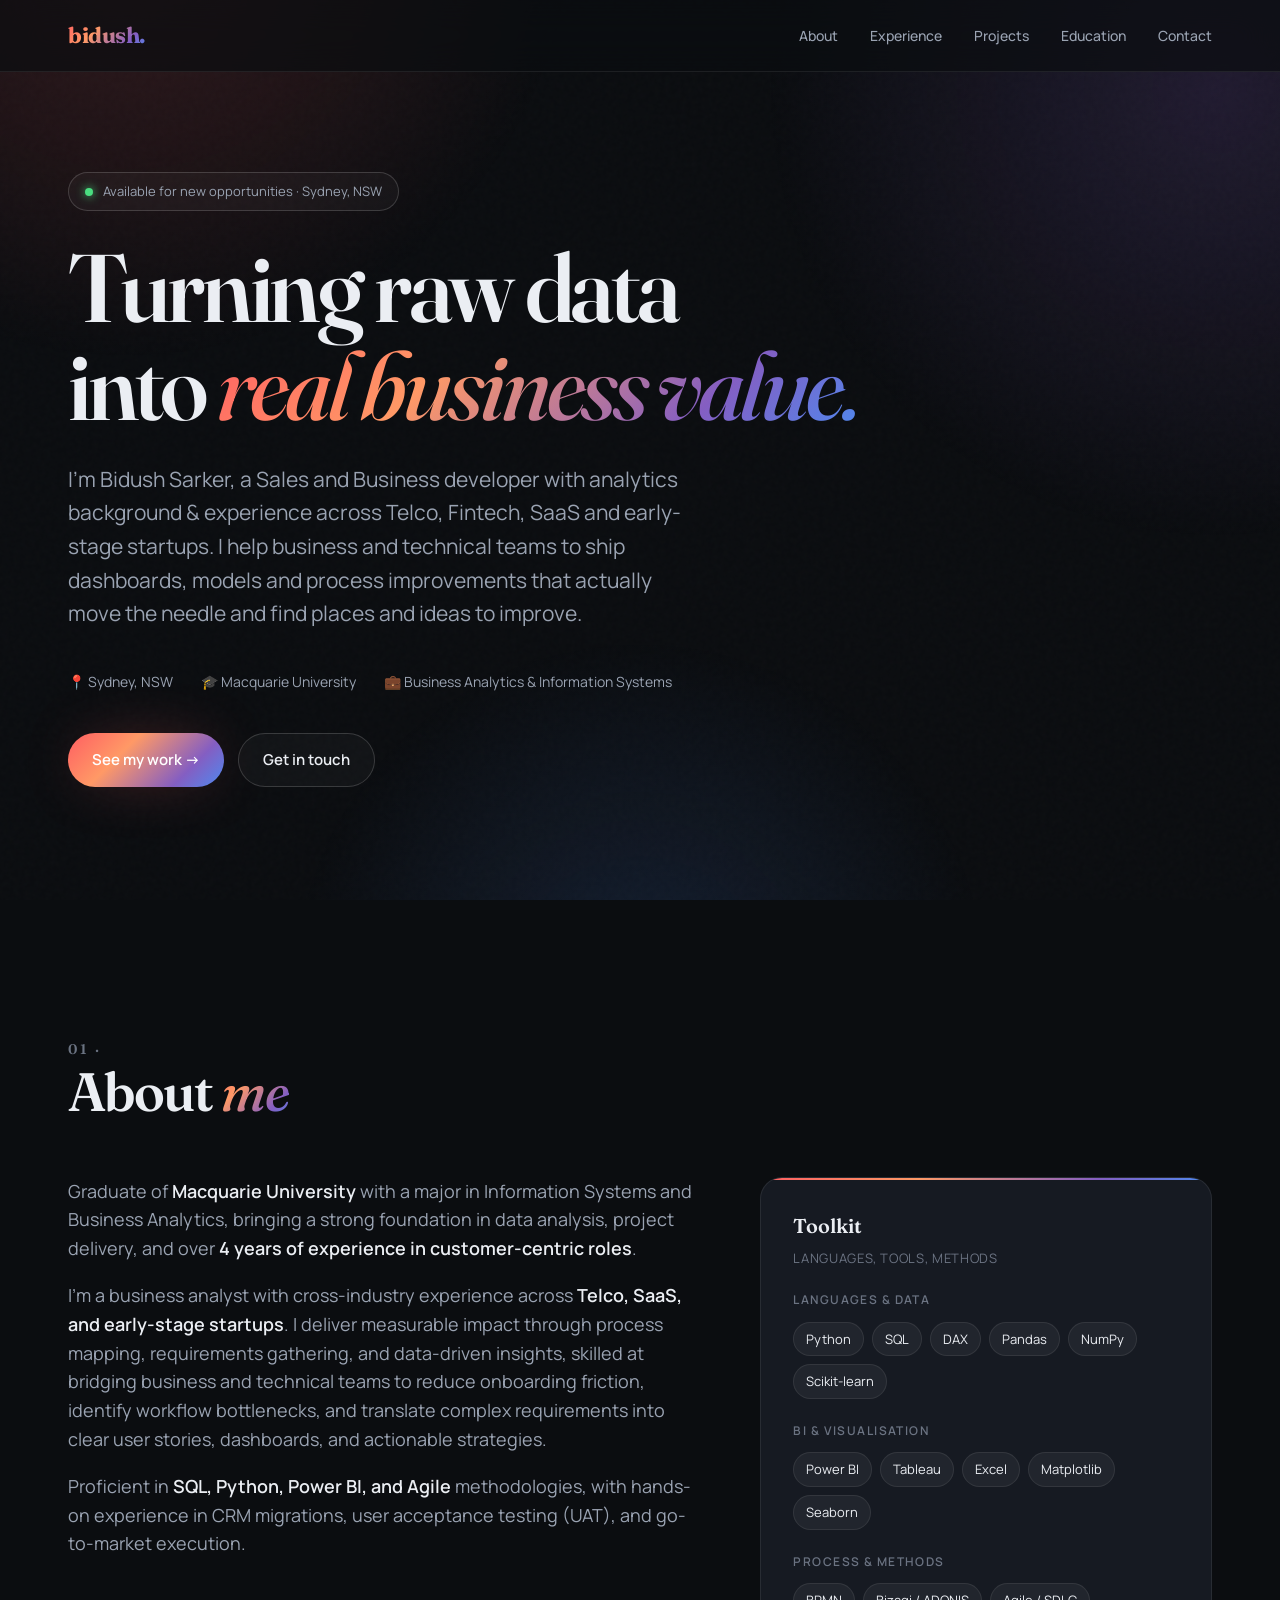
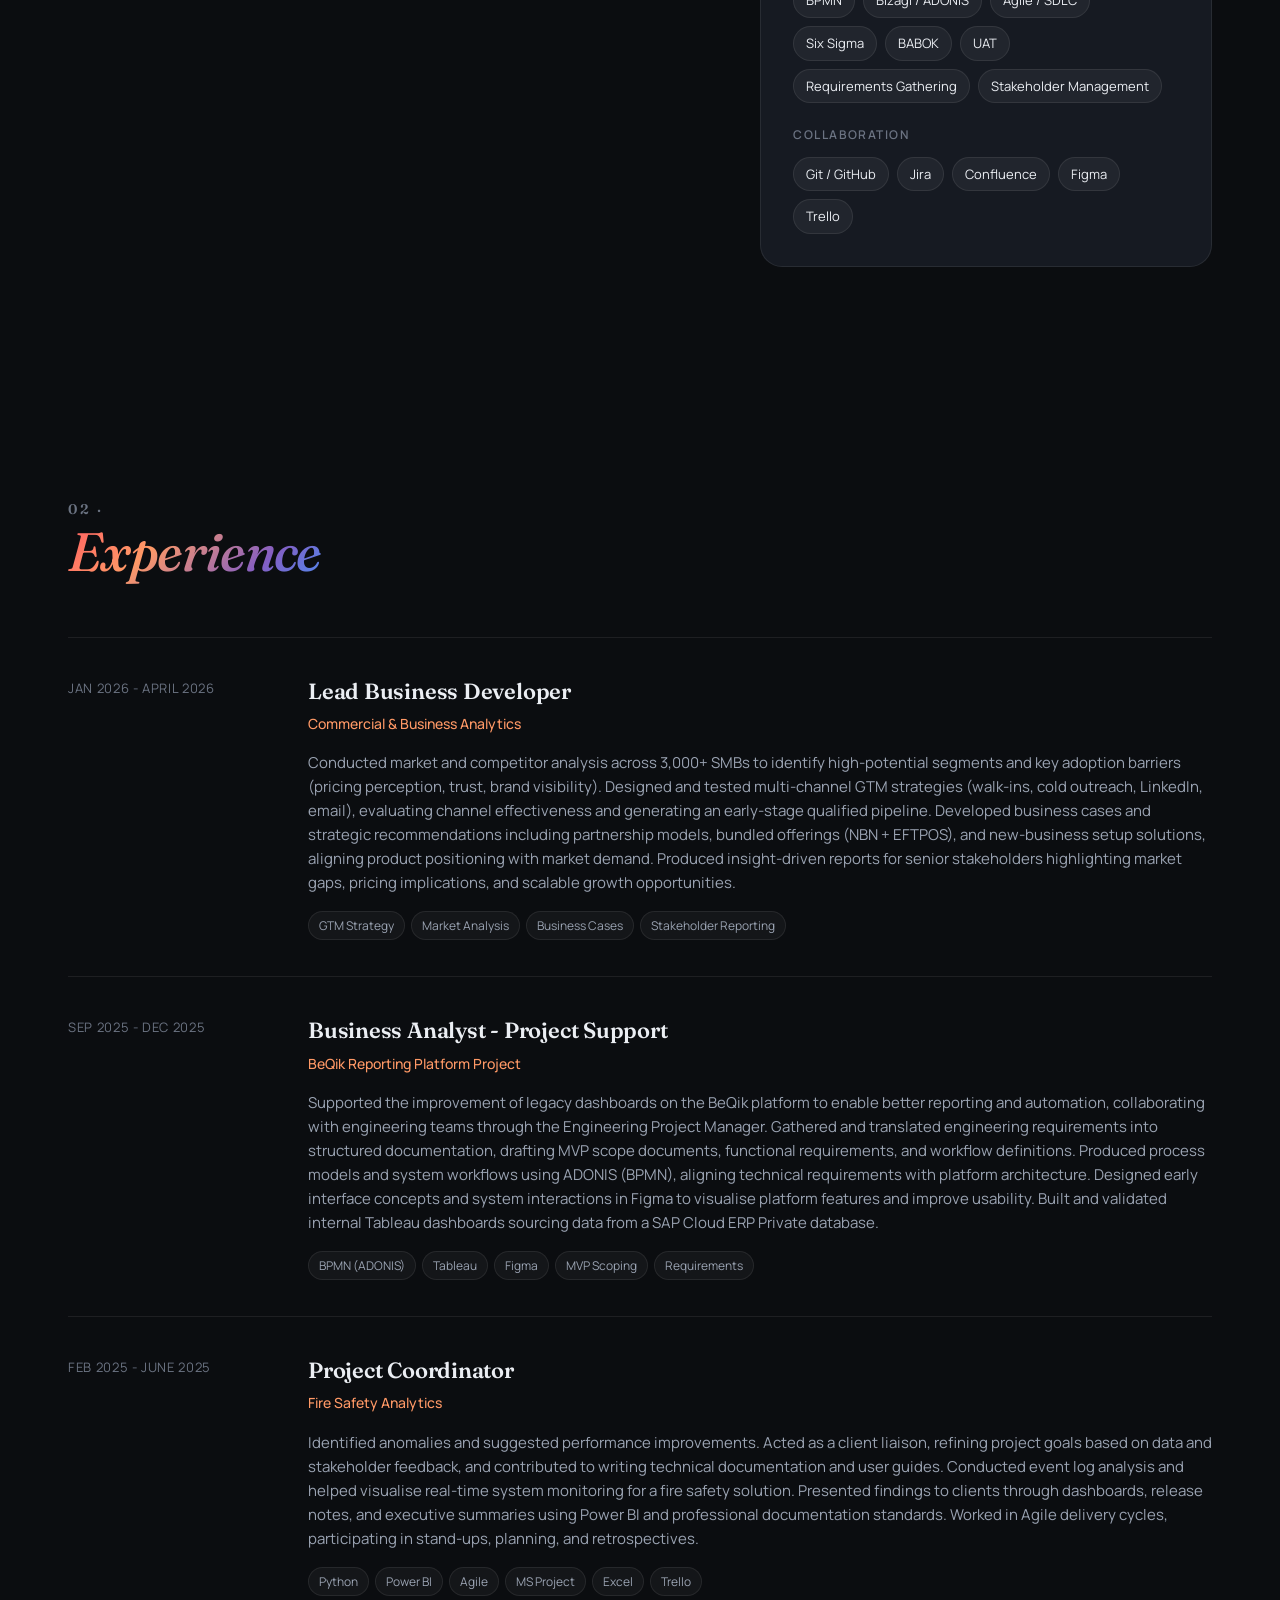
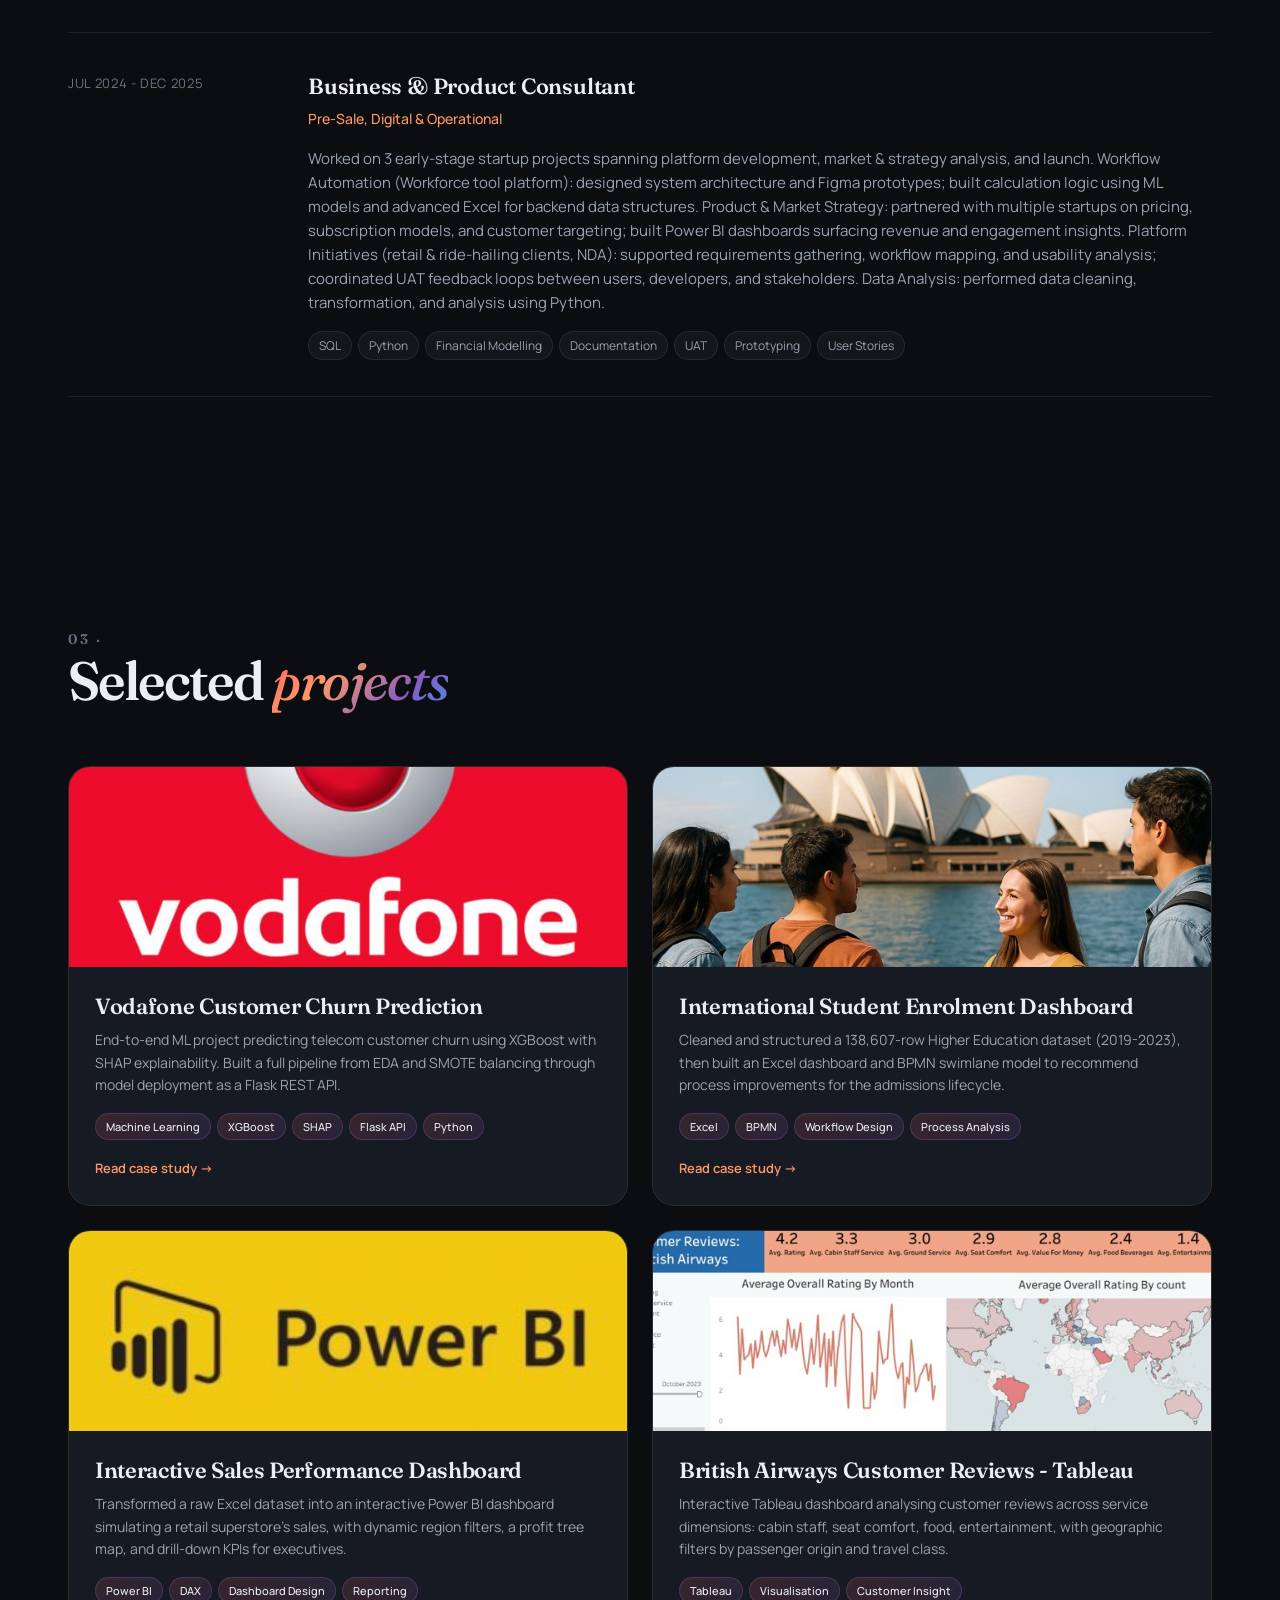
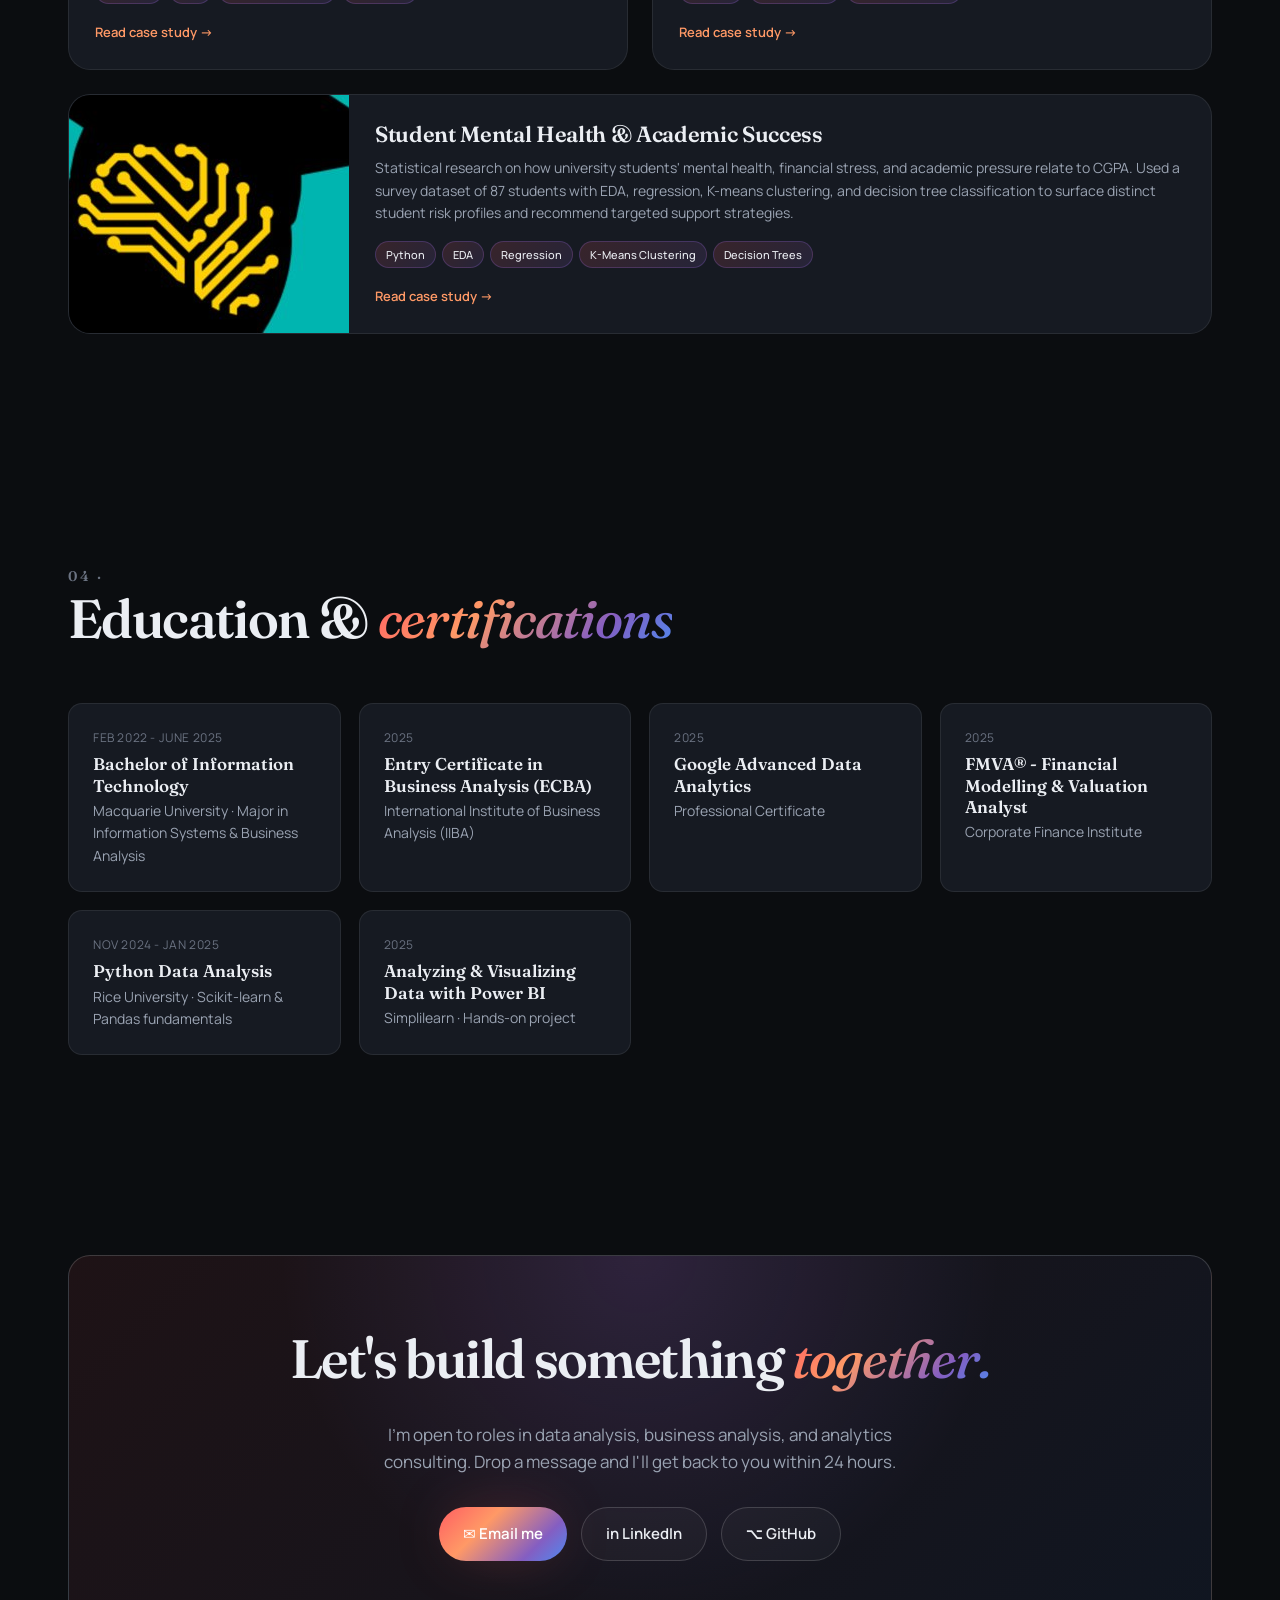
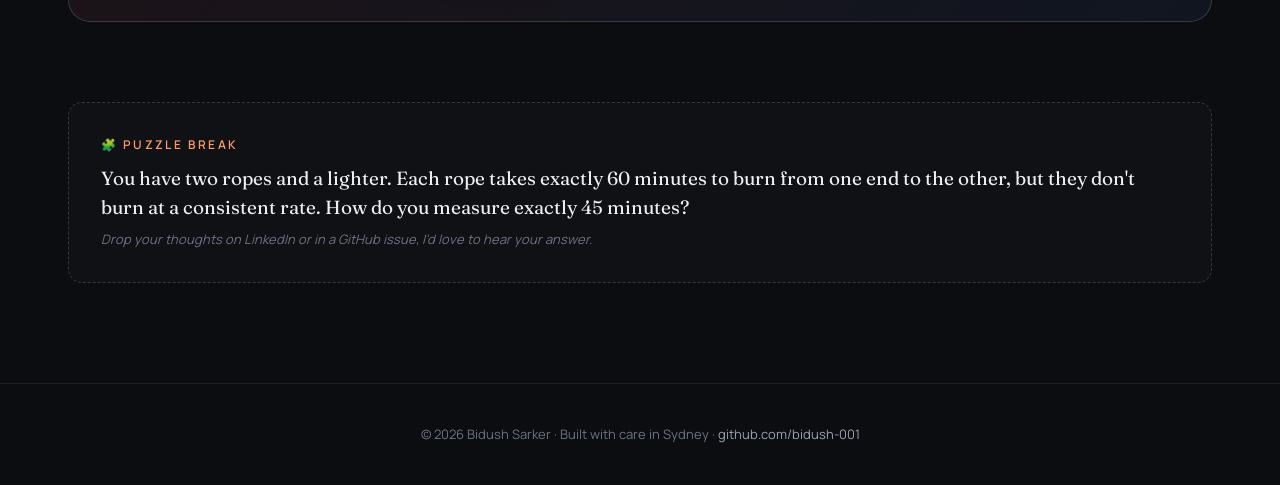
<file: index.html>
<!DOCTYPE html>
<html lang="en">
<head>
  <meta charset="UTF-8" />
  <meta name="viewport" content="width=device-width, initial-scale=1.0" />
  <title>Bidush Sarker - Data & Business Analyst</title>
  <meta name="description" content="Portfolio of Bidush Sarker - Sydney-based data and business analyst specialising in turning raw data into business value." />

  <link rel="preconnect" href="https://fonts.googleapis.com">
  <link rel="preconnect" href="https://fonts.gstatic.com" crossorigin>
  <link href="https://fonts.googleapis.com/css2?family=Fraunces:opsz,wght@9..144,400;9..144,500;9..144,600;9..144,700;9..144,800&family=Manrope:wght@400;500;600;700&display=swap" rel="stylesheet">
  <link rel="stylesheet" href="styles.css">
</head>
<body>

  <nav class="nav">
    <div class="nav-inner">
      <a href="#top" class="logo">bidush.</a>
      <ul class="nav-links">
        <li><a href="#about">About</a></li>
        <li><a href="#experience">Experience</a></li>
        <li><a href="#projects">Projects</a></li>
        <li><a href="#education">Education</a></li>
        <li><a href="#contact">Contact</a></li>
      </ul>
    </div>
  </nav>

  <header class="hero" id="top">
    <div class="container">
      <div class="eyebrow"><span class="dot"></span> Available for new opportunities · Sydney, NSW</div>
      <h1>
        Turning raw data<br>
        into <span class="accent">real business value.</span>
      </h1>
      <p class="hero-tagline">
        I'm Bidush Sarker, a Sales and Business developer with analytics background & experience across Telco, Fintech, SaaS and early-stage startups.
        I help business and technical teams to ship dashboards, models and process improvements that actually move the needle and find places and ideas to improve.
      </p>
      <div class="hero-meta">
        <span>📍 Sydney, NSW</span>
        <span>🎓 Macquarie University</span>
        <span>💼 Business Analytics & Information Systems</span>
      </div>
      <div class="cta-row">
        <a href="#projects" class="btn btn-primary">See my work →</a>
        <a href="#contact" class="btn btn-secondary">Get in touch</a>
      </div>
    </div>
  </header>

  <section id="about">
    <div class="container">
      <div class="section-head reveal">
        <h2 class="section-title"><span class="section-num">01 ·</span><br>About <span class="accent">me</span></h2>
      </div>
      <div class="about-grid">
        <div class="about-text reveal">
          <p>
            Graduate of <strong>Macquarie University</strong> with a major in Information Systems and Business Analytics,
            bringing a strong foundation in data analysis, project delivery, and over <strong>4 years of experience in customer-centric roles</strong>.
          </p>
          <p>
            I'm a business analyst with cross-industry experience across <strong>Telco, SaaS, and early-stage startups</strong>.
            I deliver measurable impact through process mapping, requirements gathering, and data-driven insights, skilled at bridging business and technical teams to reduce onboarding friction, identify workflow bottlenecks, and translate complex requirements into clear user stories, dashboards, and actionable strategies.
          </p>
          <p>
            Proficient in <strong>SQL, Python, Power BI, and Agile</strong> methodologies, with hands-on experience in CRM migrations, user acceptance testing (UAT), and go-to-market execution.
          </p>
        </div>

        <aside class="skills-card reveal">
          <h3>Toolkit</h3>
          <p>Languages, tools, methods</p>

          <div class="skills-group">
            <h4>Languages & Data</h4>
            <div class="chips">
              <span class="chip">Python</span>
              <span class="chip">SQL</span>
              <span class="chip">DAX</span>
              <span class="chip">Pandas</span>
              <span class="chip">NumPy</span>
              <span class="chip">Scikit-learn</span>
            </div>
          </div>

          <div class="skills-group">
            <h4>BI & Visualisation</h4>
            <div class="chips">
              <span class="chip">Power BI</span>
              <span class="chip">Tableau</span>
              <span class="chip">Excel</span>
              <span class="chip">Matplotlib</span>
              <span class="chip">Seaborn</span>
            </div>
          </div>

          <div class="skills-group">
            <h4>Process & Methods</h4>
            <div class="chips">
              <span class="chip">BPMN</span>
              <span class="chip">Bizagi / ADONIS</span>
              <span class="chip">Agile / SDLC</span>
              <span class="chip">Six Sigma</span>
              <span class="chip">BABOK</span>
              <span class="chip">UAT</span>
              <span class="chip">Requirements Gathering</span>
              <span class="chip">Stakeholder Management</span>
            </div>
          </div>

          <div class="skills-group">
            <h4>Collaboration</h4>
            <div class="chips">
              <span class="chip">Git / GitHub</span>
              <span class="chip">Jira</span>
              <span class="chip">Confluence</span>
              <span class="chip">Figma</span>
              <span class="chip">Trello</span>
            </div>
          </div>
        </aside>
      </div>
    </div>
  </section>

  <section id="experience">
    <div class="container">
      <div class="section-head reveal">
        <h2 class="section-title"><span class="section-num">02 ·</span><br><span class="accent">Experience</span></h2>
      </div>

      <div class="experience-list">
        <article class="job reveal">
          <div class="job-date">Jan 2026 - April 2026</div>
          <div>
            <h3 class="job-title">Lead Business Developer</h3>
            <p class="job-company">Commercial & Business Analytics</p>
            <p class="job-desc">
              Conducted market and competitor analysis across 3,000+ SMBs to identify high-potential segments and key adoption barriers (pricing perception, trust, brand visibility).
              Designed and tested multi-channel GTM strategies (walk-ins, cold outreach, LinkedIn, email), evaluating channel effectiveness and generating an early-stage qualified pipeline.
              Developed business cases and strategic recommendations including partnership models, bundled offerings (NBN + EFTPOS), and new-business setup solutions, aligning product positioning with market demand.
              Produced insight-driven reports for senior stakeholders highlighting market gaps, pricing implications, and scalable growth opportunities.
            </p>
            <div class="job-tags">
              <span class="job-tag">GTM Strategy</span>
              <span class="job-tag">Market Analysis</span>
              <span class="job-tag">Business Cases</span>
              <span class="job-tag">Stakeholder Reporting</span>
            </div>
          </div>
        </article>

        <article class="job reveal">
          <div class="job-date">Sep 2025 - Dec 2025</div>
          <div>
            <h3 class="job-title">Business Analyst - Project Support</h3>
            <p class="job-company">BeQik Reporting Platform Project</p>
            <p class="job-desc">
              Supported the improvement of legacy dashboards on the BeQik platform to enable better reporting and automation, collaborating with engineering teams through the Engineering Project Manager.
              Gathered and translated engineering requirements into structured documentation, drafting MVP scope documents, functional requirements, and workflow definitions.
              Produced process models and system workflows using ADONIS (BPMN), aligning technical requirements with platform architecture.
              Designed early interface concepts and system interactions in Figma to visualise platform features and improve usability.
              Built and validated internal Tableau dashboards sourcing data from a SAP Cloud ERP Private database.
            </p>
            <div class="job-tags">
              <span class="job-tag">BPMN (ADONIS)</span>
              <span class="job-tag">Tableau</span>
              <span class="job-tag">Figma</span>
              <span class="job-tag">MVP Scoping</span>
              <span class="job-tag">Requirements</span>
            </div>
          </div>
        </article>

        <article class="job reveal">
          <div class="job-date">Feb 2025 - June 2025</div>
          <div>
            <h3 class="job-title">Project Coordinator</h3>
            <p class="job-company">Fire Safety Analytics</p>
            <p class="job-desc">
              Identified anomalies and suggested performance improvements. Acted as a client liaison, refining project goals based on data and stakeholder feedback, and contributed to writing technical documentation and user guides.
              Conducted event log analysis and helped visualise real-time system monitoring for a fire safety solution.
              Presented findings to clients through dashboards, release notes, and executive summaries using Power BI and professional documentation standards.
              Worked in Agile delivery cycles, participating in stand-ups, planning, and retrospectives.
            </p>
            <div class="job-tags">
              <span class="job-tag">Python</span>
              <span class="job-tag">Power BI</span>
              <span class="job-tag">Agile</span>
              <span class="job-tag">MS Project</span>
              <span class="job-tag">Excel</span>
              <span class="job-tag">Trello</span>
            </div>
          </div>
        </article>

        <article class="job reveal">
          <div class="job-date">Jul 2024 - Dec 2025</div>
          <div>
            <h3 class="job-title">Business & Product Consultant</h3>
            <p class="job-company">Pre-Sale, Digital & Operational</p>
            <p class="job-desc">
              Worked on 3 early-stage startup projects spanning platform development, market & strategy analysis, and launch.
              Workflow Automation (Workforce tool platform): designed system architecture and Figma prototypes; built calculation logic using ML models and advanced Excel for backend data structures.
              Product & Market Strategy: partnered with multiple startups on pricing, subscription models, and customer targeting; built Power BI dashboards surfacing revenue and engagement insights.
              Platform Initiatives (retail & ride-hailing clients, NDA): supported requirements gathering, workflow mapping, and usability analysis; coordinated UAT feedback loops between users, developers, and stakeholders.
              Data Analysis: performed data cleaning, transformation, and analysis using Python.
            </p>
            <div class="job-tags">
              <span class="job-tag">SQL</span>
              <span class="job-tag">Python</span>
              <span class="job-tag">Financial Modelling</span>
              <span class="job-tag">Documentation</span>
              <span class="job-tag">UAT</span>
              <span class="job-tag">Prototyping</span>
              <span class="job-tag">User Stories</span>
            </div>
          </div>
        </article>
      </div>
    </div>
  </section>

  <section id="projects">
    <div class="container">
      <div class="section-head reveal">
        <h2 class="section-title"><span class="section-num">03 ·</span><br>Selected <span class="accent">projects</span></h2>
      </div>

      <div class="projects-grid">

        <a href="projects/vodafone-churn.html" class="project-card reveal">
          <div class="project-thumb"><img src="images/vodafone-thumb.jpg" alt="Vodafone"></div>
          <div class="project-body">
            <h3 class="project-title">Vodafone Customer Churn Prediction</h3>
            <p class="project-desc">
              End-to-end ML project predicting telecom customer churn using XGBoost with SHAP explainability. Built a full pipeline from EDA and SMOTE balancing through model deployment as a Flask REST API.
            </p>
            <div class="project-tags">
              <span class="project-tag">Machine Learning</span>
              <span class="project-tag">XGBoost</span>
              <span class="project-tag">SHAP</span>
              <span class="project-tag">Flask API</span>
              <span class="project-tag">Python</span>
            </div>
            <span class="project-cta">Read case study →</span>
          </div>
        </a>

        <a href="projects/intl-student.html" class="project-card reveal">
          <div class="project-thumb"><img src="images/intl-student-thumb.png" alt="International students"></div>
          <div class="project-body">
            <h3 class="project-title">International Student Enrolment Dashboard</h3>
            <p class="project-desc">
              Cleaned and structured a 138,607-row Higher Education dataset (2019-2023), then built an Excel dashboard and BPMN swimlane model to recommend process improvements for the admissions lifecycle.
            </p>
            <div class="project-tags">
              <span class="project-tag">Excel</span>
              <span class="project-tag">BPMN</span>
              <span class="project-tag">Workflow Design</span>
              <span class="project-tag">Process Analysis</span>
            </div>
            <span class="project-cta">Read case study →</span>
          </div>
        </a>

        <a href="projects/powerbi-sales.html" class="project-card reveal">
          <div class="project-thumb"><img src="images/powerbi-thumb.png" alt="Power BI"></div>
          <div class="project-body">
            <h3 class="project-title">Interactive Sales Performance Dashboard</h3>
            <p class="project-desc">
              Transformed a raw Excel dataset into an interactive Power BI dashboard simulating a retail superstore's sales, with dynamic region filters, a profit tree map, and drill-down KPIs for executives.
            </p>
            <div class="project-tags">
              <span class="project-tag">Power BI</span>
              <span class="project-tag">DAX</span>
              <span class="project-tag">Dashboard Design</span>
              <span class="project-tag">Reporting</span>
            </div>
            <span class="project-cta">Read case study →</span>
          </div>
        </a>

        <a href="projects/british-airways.html" class="project-card reveal">
          <div class="project-thumb"><img src="images/ba-thumb.png" alt="British Airways Tableau"></div>
          <div class="project-body">
            <h3 class="project-title">British Airways Customer Reviews - Tableau</h3>
            <p class="project-desc">
              Interactive Tableau dashboard analysing customer reviews across service dimensions: cabin staff, seat comfort, food, entertainment, with geographic filters by passenger origin and travel class.
            </p>
            <div class="project-tags">
              <span class="project-tag">Tableau</span>
              <span class="project-tag">Visualisation</span>
              <span class="project-tag">Customer Insight</span>
            </div>
            <span class="project-cta">Read case study →</span>
          </div>
        </a>

        <a href="projects/student-mental-health.html" class="project-card reveal" style="grid-column: 1 / -1;">
          <div style="display: grid; grid-template-columns: 280px 1fr; min-height: 200px;">
            <div class="project-thumb" style="height: 100%;"><img src="images/mental-health-thumb.png" alt="Student mental health"></div>
            <div class="project-body">
              <h3 class="project-title">Student Mental Health & Academic Success</h3>
              <p class="project-desc">
                Statistical research on how university students' mental health, financial stress, and academic pressure relate to CGPA. Used a survey dataset of 87 students with EDA, regression, K-means clustering, and decision tree classification to surface distinct student risk profiles and recommend targeted support strategies.
              </p>
              <div class="project-tags">
                <span class="project-tag">Python</span>
                <span class="project-tag">EDA</span>
                <span class="project-tag">Regression</span>
                <span class="project-tag">K-Means Clustering</span>
                <span class="project-tag">Decision Trees</span>
              </div>
              <span class="project-cta">Read case study →</span>
            </div>
          </div>
        </a>

      </div>
    </div>
  </section>

  <section id="education">
    <div class="container">
      <div class="section-head reveal">
        <h2 class="section-title"><span class="section-num">04 ·</span><br>Education & <span class="accent">certifications</span></h2>
      </div>

      <div class="edu-grid">
        <div class="edu-item reveal">
          <div class="edu-date">Feb 2022 - June 2025</div>
          <div class="edu-title">Bachelor of Information Technology</div>
          <div class="edu-sub">Macquarie University · Major in Information Systems & Business Analysis</div>
        </div>
        <div class="edu-item reveal">
          <div class="edu-date">2025</div>
          <div class="edu-title">Entry Certificate in Business Analysis (ECBA)</div>
          <div class="edu-sub">International Institute of Business Analysis (IIBA)</div>
        </div>
        <div class="edu-item reveal">
          <div class="edu-date">2025</div>
          <div class="edu-title">Google Advanced Data Analytics</div>
          <div class="edu-sub">Professional Certificate</div>
        </div>
        <div class="edu-item reveal">
          <div class="edu-date">2025</div>
          <div class="edu-title">FMVA® - Financial Modelling & Valuation Analyst</div>
          <div class="edu-sub">Corporate Finance Institute</div>
        </div>
        <div class="edu-item reveal">
          <div class="edu-date">Nov 2024 - Jan 2025</div>
          <div class="edu-title">Python Data Analysis</div>
          <div class="edu-sub">Rice University · Scikit-learn & Pandas fundamentals</div>
        </div>
        <div class="edu-item reveal">
          <div class="edu-date">2025</div>
          <div class="edu-title">Analyzing & Visualizing Data with Power BI</div>
          <div class="edu-sub">Simplilearn · Hands-on project</div>
        </div>
      </div>
    </div>
  </section>

  <section id="contact">
    <div class="container">
      <div class="contact-card reveal">
        <h2>Let's build something <span class="accent">together.</span></h2>
        <p>
          I'm open to roles in data analysis, business analysis, and analytics consulting.
          Drop a message and I'll get back to you within 24 hours.
        </p>
        <div class="contact-links">
          <a href="mailto:bidush.sarkers99@gmail.com" class="btn btn-primary">✉ Email me</a>
          <a href="https://www.linkedin.com/in/bidush-sarker-0323841b0" target="_blank" rel="noopener" class="btn btn-secondary">in LinkedIn</a>
          <a href="https://github.com/bidush-001" target="_blank" rel="noopener" class="btn btn-secondary">⌥ GitHub</a>
        </div>
      </div>

      <div class="puzzle reveal">
        <div class="puzzle-label">🧩 Puzzle break</div>
        <div class="puzzle-text">
          You have two ropes and a lighter. Each rope takes exactly 60 minutes to burn from one end to the other, but they don't burn at a consistent rate. How do you measure exactly 45 minutes?
        </div>
        <div class="puzzle-note">Drop your thoughts on LinkedIn or in a GitHub issue, I'd love to hear your answer.</div>
      </div>
    </div>
  </section>

  <footer>
    <div class="container">
      <p>© 2026 Bidush Sarker · Built with care in Sydney · <a href="https://github.com/bidush-001" target="_blank" rel="noopener">github.com/bidush-001</a></p>
    </div>
  </footer>

  <script>
    const observer = new IntersectionObserver((entries) => {
      entries.forEach(entry => {
        if (entry.isIntersecting) {
          entry.target.classList.add('visible');
          observer.unobserve(entry.target);
        }
      });
    }, { threshold: 0.12, rootMargin: '0px 0px -60px 0px' });
    document.querySelectorAll('.reveal').forEach(el => observer.observe(el));
  </script>
</body>
</html>
</file>
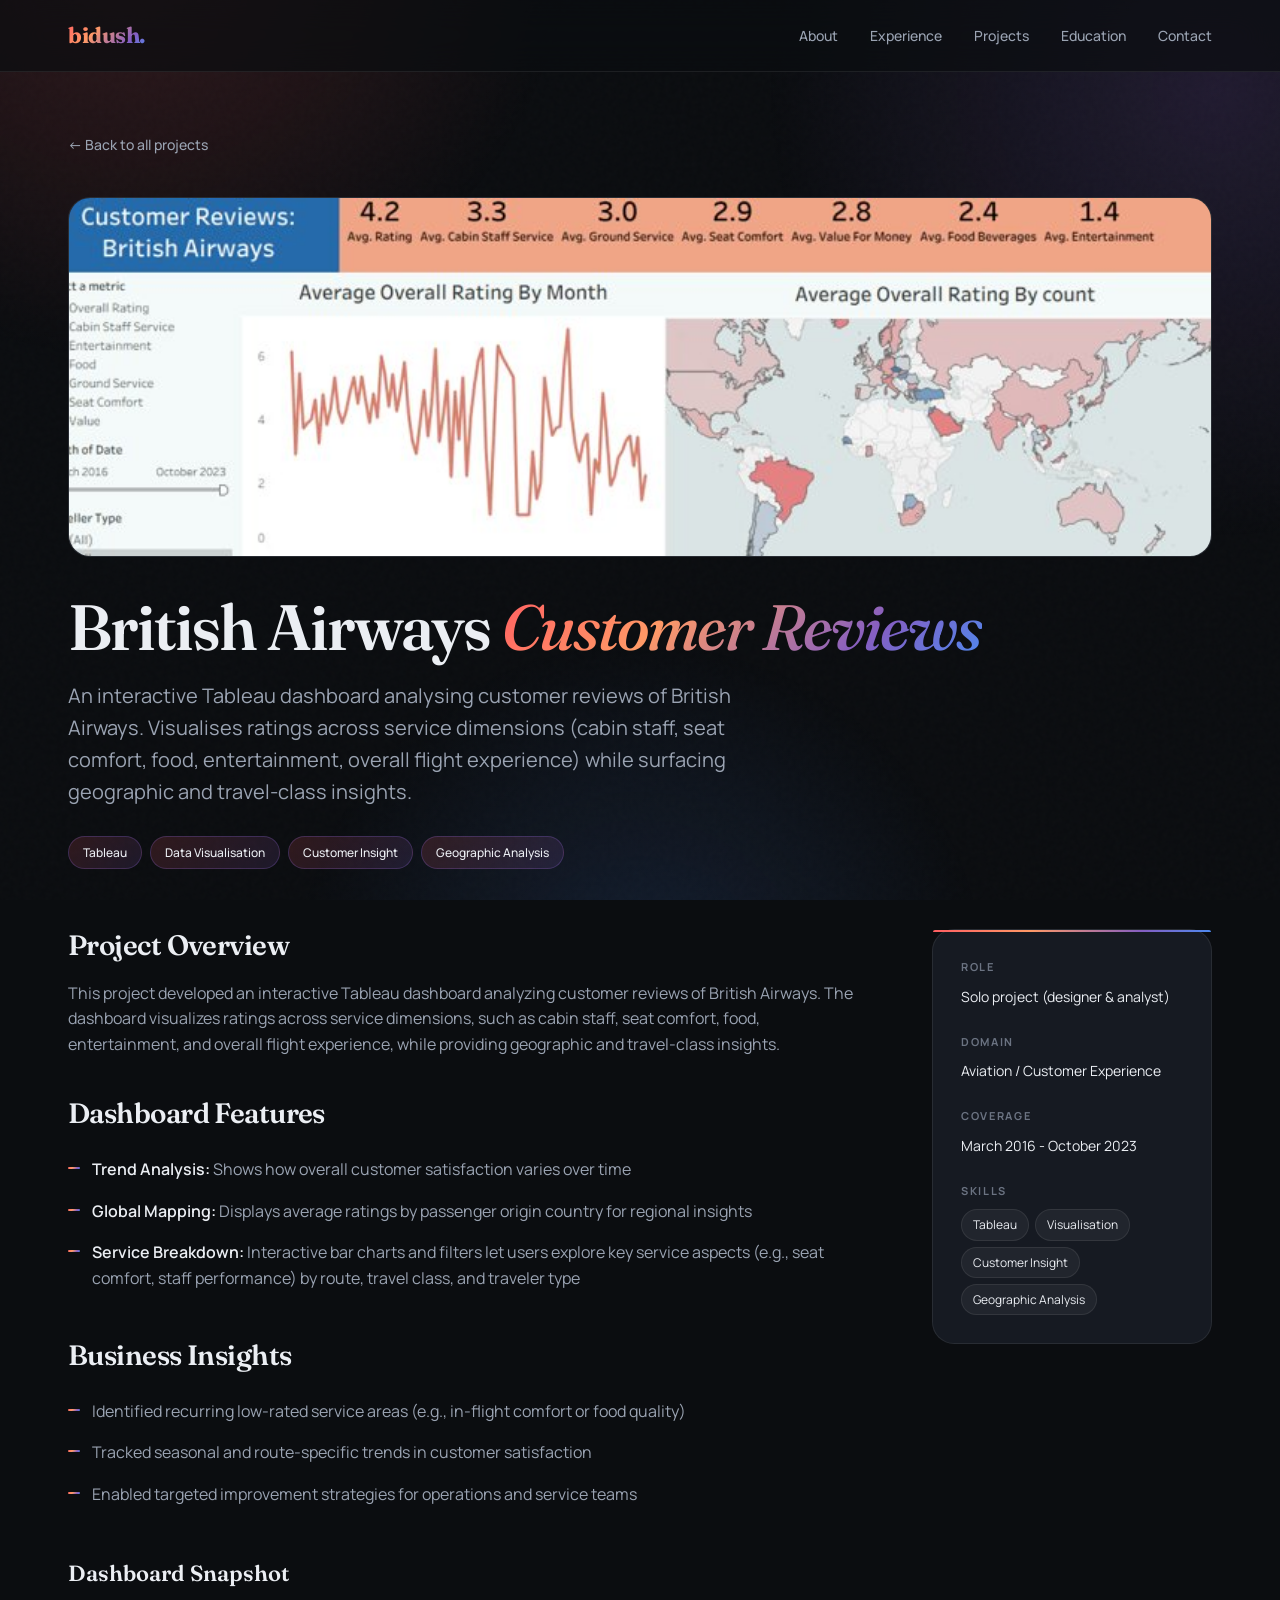
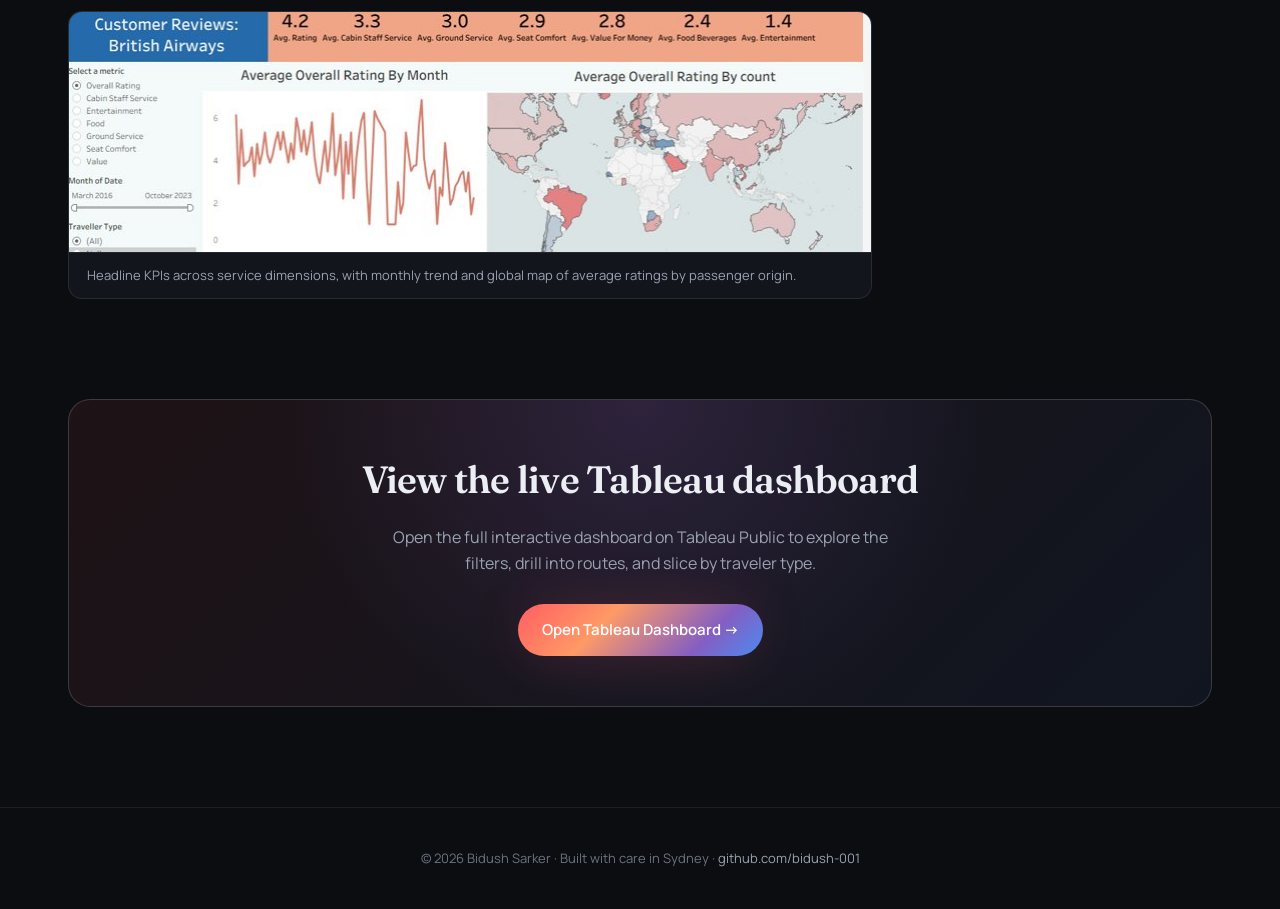
<file: projects/british-airways.html>
<!DOCTYPE html>
<html lang="en">
<head>
  <meta charset="UTF-8" />
  <meta name="viewport" content="width=device-width, initial-scale=1.0" />
  <title>British Airways Customer Reviews - Tableau Dashboard - Bidush Sarker</title>
  <meta name="description" content="Interactive Tableau dashboard analyzing customer reviews of British Airways across service dimensions, with geographic and travel-class insights." />
  <link rel="preconnect" href="https://fonts.googleapis.com">
  <link rel="preconnect" href="https://fonts.gstatic.com" crossorigin>
  <link href="https://fonts.googleapis.com/css2?family=Fraunces:opsz,wght@9..144,400;9..144,500;9..144,600;9..144,700;9..144,800&family=Manrope:wght@400;500;600;700&display=swap" rel="stylesheet">
  <link rel="stylesheet" href="../styles.css">
</head>
<body>

  <nav class="nav">
    <div class="nav-inner">
      <a href="../index.html" class="logo">bidush.</a>
      <ul class="nav-links">
        <li><a href="../index.html#about">About</a></li>
        <li><a href="../index.html#experience">Experience</a></li>
        <li><a href="../index.html#projects">Projects</a></li>
        <li><a href="../index.html#education">Education</a></li>
        <li><a href="../index.html#contact">Contact</a></li>
      </ul>
    </div>
  </nav>

  <main class="project-page">
    <div class="container">
      <a href="../index.html#projects" class="back-link">← Back to all projects</a>

      <div class="project-hero">
        <div class="project-hero-image">
          <img src="../images/ba-thumb.png" alt="British Airways Tableau dashboard preview">
        </div>
        <h1 class="project-h1">British Airways <span class="accent">Customer Reviews</span></h1>
        <p class="project-subtitle">An interactive Tableau dashboard analysing customer reviews of British Airways. Visualises ratings across service dimensions (cabin staff, seat comfort, food, entertainment, overall flight experience) while surfacing geographic and travel-class insights.</p>
        <div class="project-meta-tags">
          <span class="project-meta-tag">Tableau</span>
          <span class="project-meta-tag">Data Visualisation</span>
          <span class="project-meta-tag">Customer Insight</span>
          <span class="project-meta-tag">Geographic Analysis</span>
        </div>
      </div>

      <div class="project-content">
        <article class="project-main">

          <h2>Project Overview</h2>
          <p>This project developed an interactive Tableau dashboard analyzing customer reviews of British Airways. The dashboard visualizes ratings across service dimensions, such as cabin staff, seat comfort, food, entertainment, and overall flight experience, while providing geographic and travel-class insights.</p>

          <h2>Dashboard Features</h2>
          <ul>
            <li><strong>Trend Analysis:</strong> Shows how overall customer satisfaction varies over time</li>
            <li><strong>Global Mapping:</strong> Displays average ratings by passenger origin country for regional insights</li>
            <li><strong>Service Breakdown:</strong> Interactive bar charts and filters let users explore key service aspects (e.g., seat comfort, staff performance) by route, travel class, and traveler type</li>
          </ul>

          <h2>Business Insights</h2>
          <ul>
            <li>Identified recurring low-rated service areas (e.g., in-flight comfort or food quality)</li>
            <li>Tracked seasonal and route-specific trends in customer satisfaction</li>
            <li>Enabled targeted improvement strategies for operations and service teams</li>
          </ul>

          <div class="screenshots">
            <h3>Dashboard Snapshot</h3>
            <div class="screenshot">
              <img src="../images/ba-thumb.png" alt="British Airways dashboard">
              <div class="screenshot-caption">Headline KPIs across service dimensions, with monthly trend and global map of average ratings by passenger origin.</div>
            </div>
          </div>

        </article>

        <aside class="project-sidebar">
          <div class="sidebar-section">
            <div class="sidebar-label">Role</div>
            <div class="sidebar-value">Solo project (designer & analyst)</div>
          </div>
          <div class="sidebar-section">
            <div class="sidebar-label">Domain</div>
            <div class="sidebar-value">Aviation / Customer Experience</div>
          </div>
          <div class="sidebar-section">
            <div class="sidebar-label">Coverage</div>
            <div class="sidebar-value">March 2016 - October 2023</div>
          </div>
          <div class="sidebar-section">
            <div class="sidebar-label">Skills</div>
            <div class="sidebar-chips">
              <span class="sidebar-chip">Tableau</span>
              <span class="sidebar-chip">Visualisation</span>
              <span class="sidebar-chip">Customer Insight</span>
              <span class="sidebar-chip">Geographic Analysis</span>
            </div>
          </div>
        </aside>
      </div>

      <div class="project-final-cta">
        <h3>View the live Tableau dashboard</h3>
        <p>Open the full interactive dashboard on Tableau Public to explore the filters, drill into routes, and slice by traveler type.</p>
        <a href="https://public.tableau.com/app/profile/bidush.sarker/viz/BritishAirwaysCustomerReviews_17531149614790/Dashboard1?publish=yes" target="_blank" rel="noopener" class="btn btn-primary">Open Tableau Dashboard →</a>
      </div>

    </div>
  </main>

  <footer>
    <div class="container">
      <p>© 2026 Bidush Sarker · Built with care in Sydney · <a href="https://github.com/bidush-001" target="_blank" rel="noopener">github.com/bidush-001</a></p>
    </div>
  </footer>

</body>
</html>
</file>
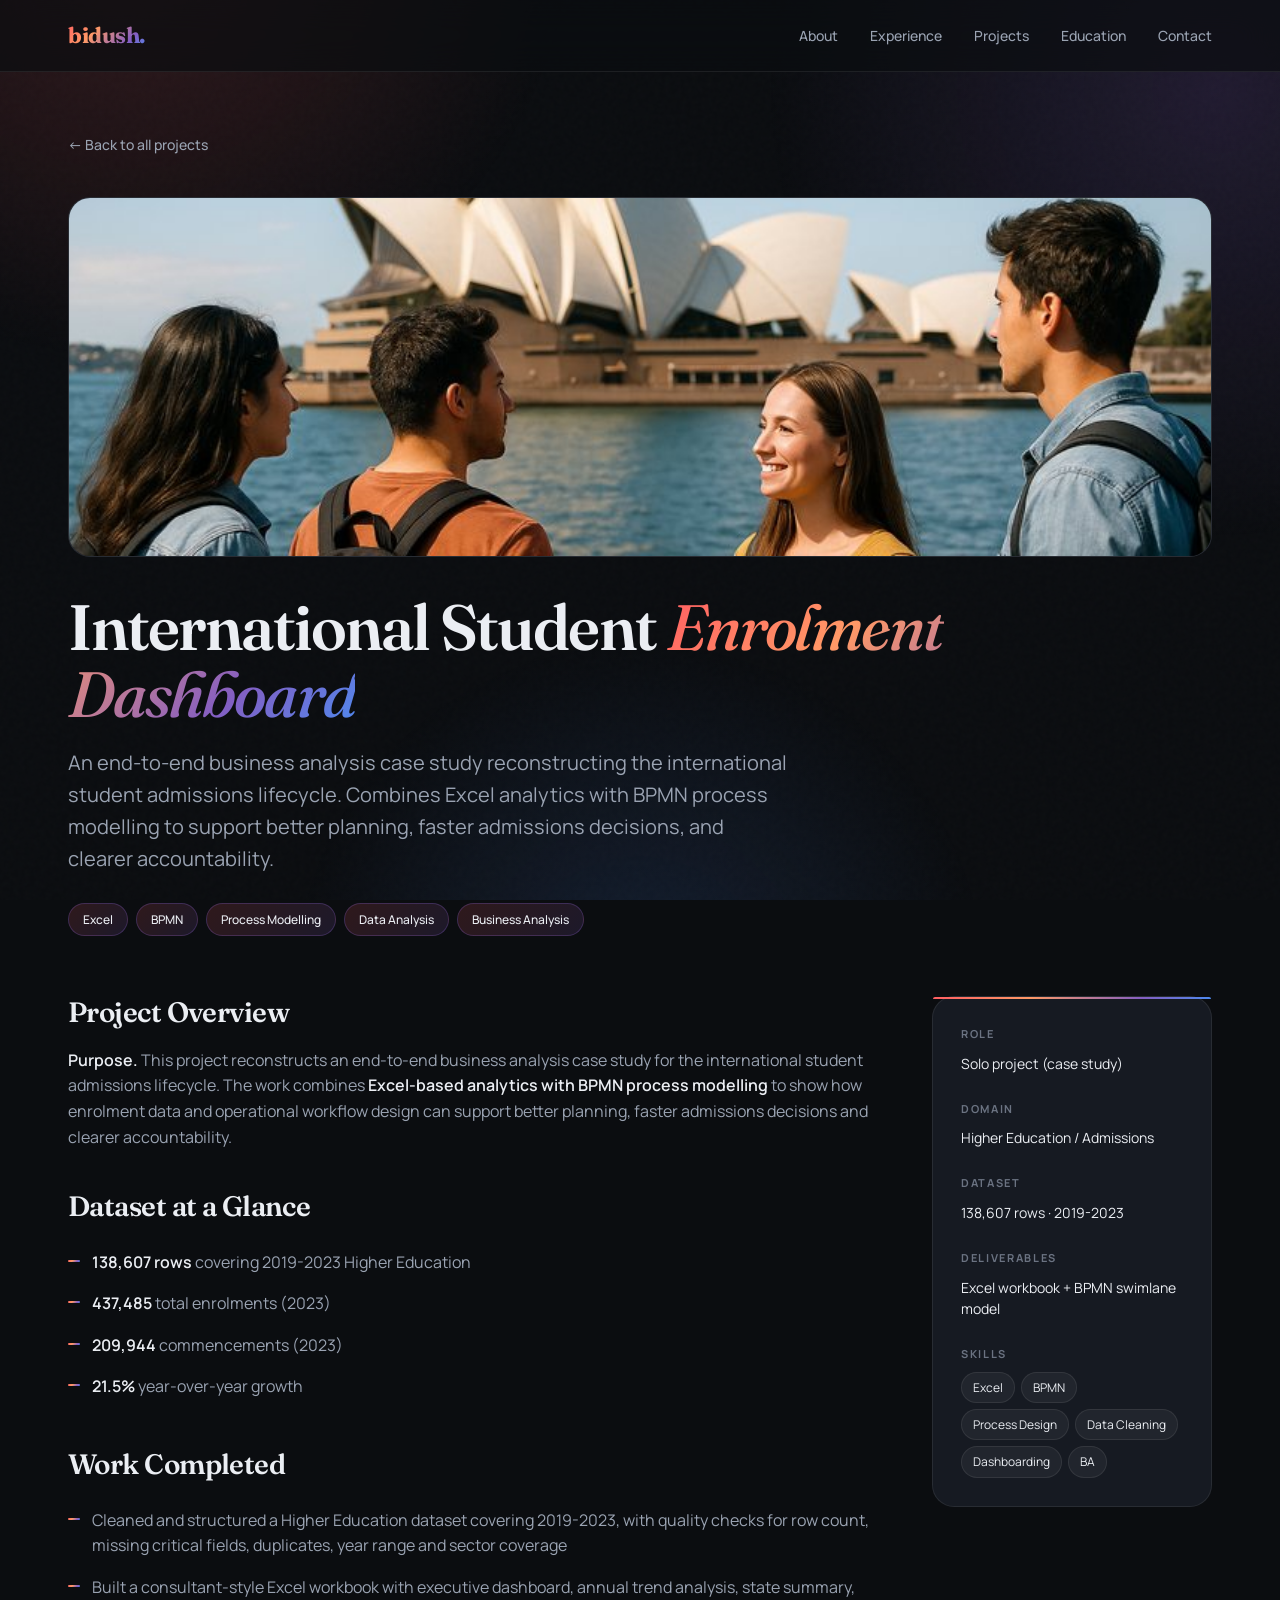
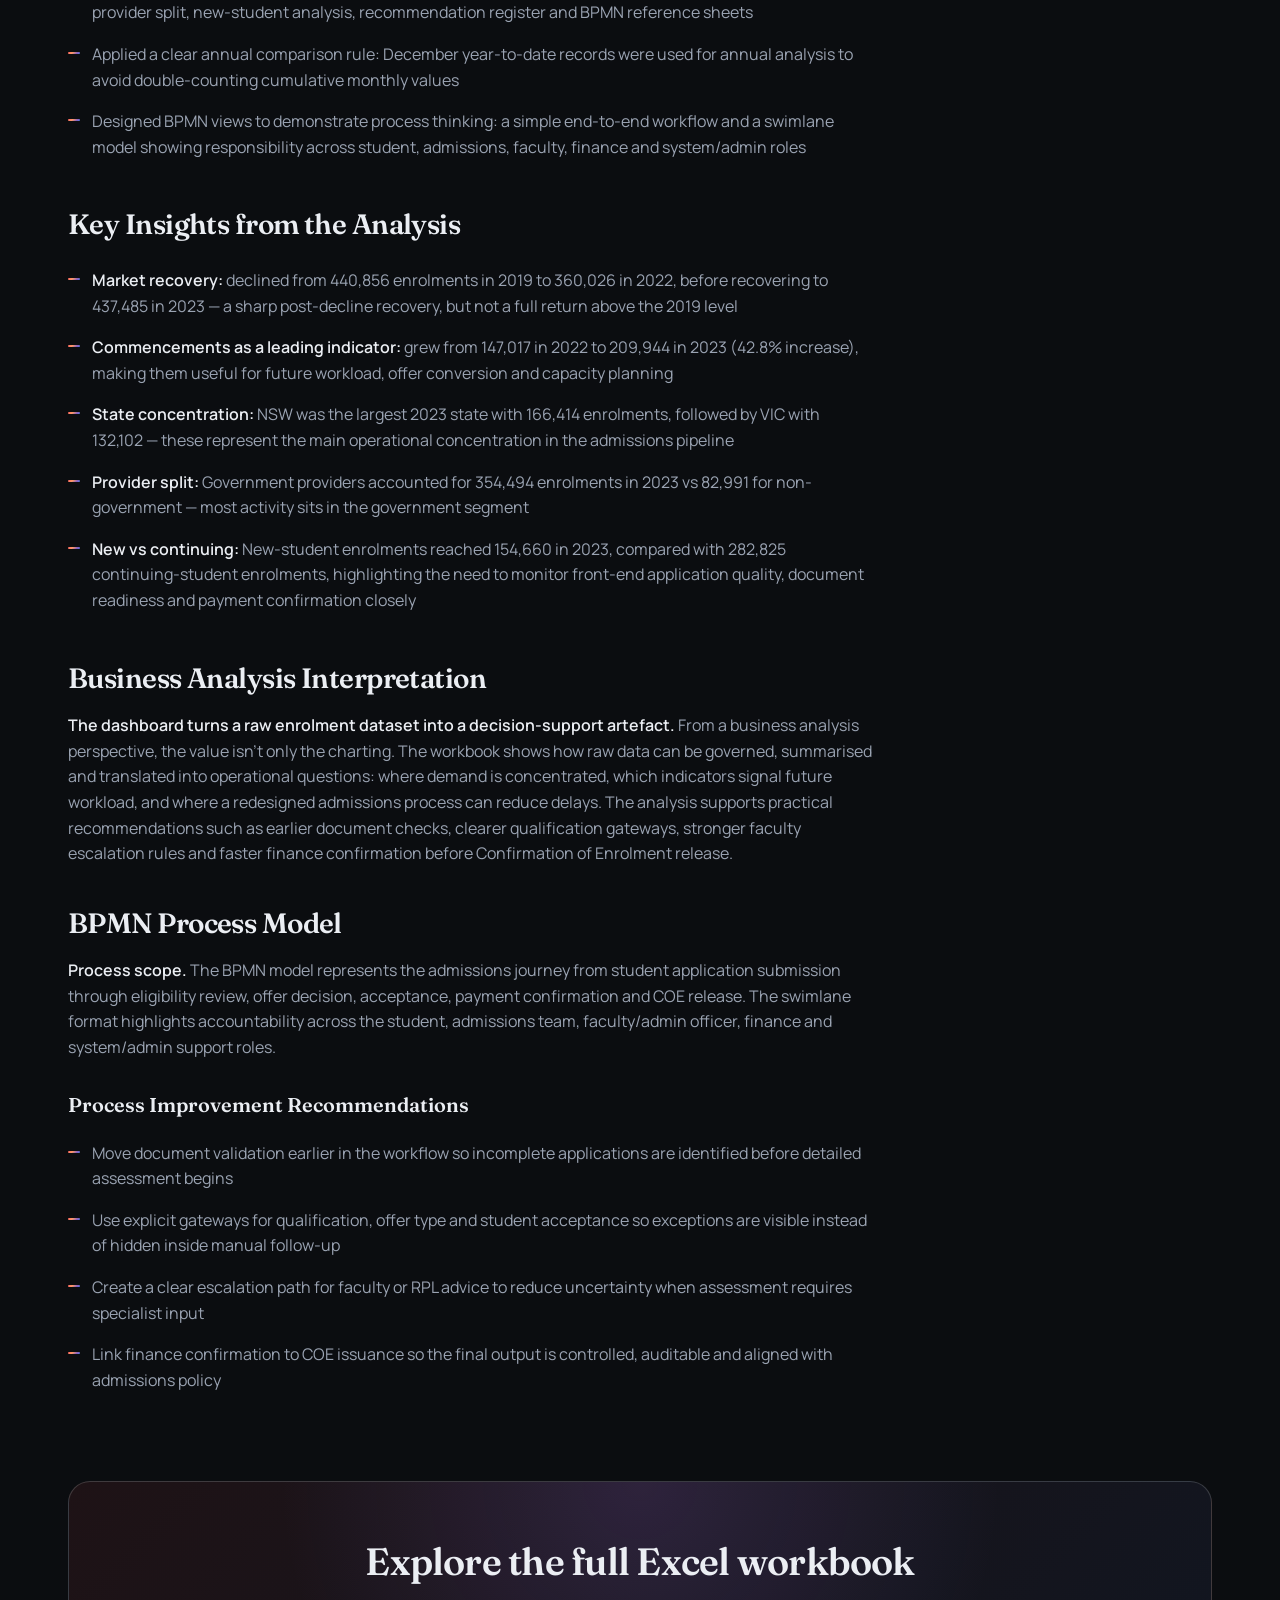
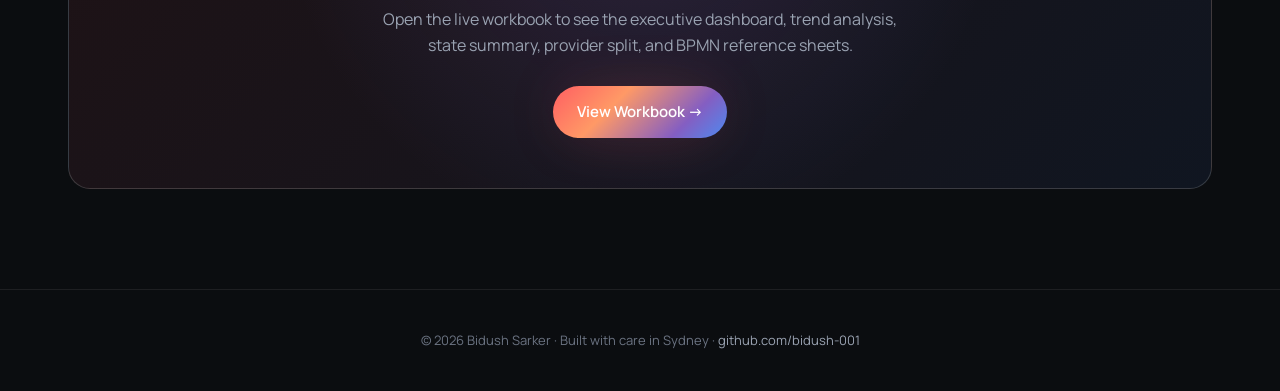
<file: projects/intl-student.html>
<!DOCTYPE html>
<html lang="en">
<head>
  <meta charset="UTF-8" />
  <meta name="viewport" content="width=device-width, initial-scale=1.0" />
  <title>International Student Enrolment Dashboard - Bidush Sarker</title>
  <meta name="description" content="End-to-end business analysis case study for the international student admissions lifecycle using Excel and BPMN." />
  <link rel="preconnect" href="https://fonts.googleapis.com">
  <link rel="preconnect" href="https://fonts.gstatic.com" crossorigin>
  <link href="https://fonts.googleapis.com/css2?family=Fraunces:opsz,wght@9..144,400;9..144,500;9..144,600;9..144,700;9..144,800&family=Manrope:wght@400;500;600;700&display=swap" rel="stylesheet">
  <link rel="stylesheet" href="../styles.css">
</head>
<body>

  <nav class="nav">
    <div class="nav-inner">
      <a href="../index.html" class="logo">bidush.</a>
      <ul class="nav-links">
        <li><a href="../index.html#about">About</a></li>
        <li><a href="../index.html#experience">Experience</a></li>
        <li><a href="../index.html#projects">Projects</a></li>
        <li><a href="../index.html#education">Education</a></li>
        <li><a href="../index.html#contact">Contact</a></li>
      </ul>
    </div>
  </nav>

  <main class="project-page">
    <div class="container">
      <a href="../index.html#projects" class="back-link">← Back to all projects</a>

      <div class="project-hero">
        <div class="project-hero-image">
          <img src="../images/intl-student-thumb.png" alt="International students">
        </div>
        <h1 class="project-h1">International Student <span class="accent">Enrolment Dashboard</span></h1>
        <p class="project-subtitle">An end-to-end business analysis case study reconstructing the international student admissions lifecycle. Combines Excel analytics with BPMN process modelling to support better planning, faster admissions decisions, and clearer accountability.</p>
        <div class="project-meta-tags">
          <span class="project-meta-tag">Excel</span>
          <span class="project-meta-tag">BPMN</span>
          <span class="project-meta-tag">Process Modelling</span>
          <span class="project-meta-tag">Data Analysis</span>
          <span class="project-meta-tag">Business Analysis</span>
        </div>
      </div>

      <div class="project-content">
        <article class="project-main">

          <h2>Project Overview</h2>
          <p><strong>Purpose.</strong> This project reconstructs an end-to-end business analysis case study for the international student admissions lifecycle. The work combines <strong>Excel-based analytics with BPMN process modelling</strong> to show how enrolment data and operational workflow design can support better planning, faster admissions decisions and clearer accountability.</p>

          <h2>Dataset at a Glance</h2>
          <ul>
            <li><strong>138,607 rows</strong> covering 2019-2023 Higher Education</li>
            <li><strong>437,485</strong> total enrolments (2023)</li>
            <li><strong>209,944</strong> commencements (2023)</li>
            <li><strong>21.5%</strong> year-over-year growth</li>
          </ul>

          <h2>Work Completed</h2>
          <ul>
            <li>Cleaned and structured a Higher Education dataset covering 2019-2023, with quality checks for row count, missing critical fields, duplicates, year range and sector coverage</li>
            <li>Built a consultant-style Excel workbook with executive dashboard, annual trend analysis, state summary, provider split, new-student analysis, recommendation register and BPMN reference sheets</li>
            <li>Applied a clear annual comparison rule: December year-to-date records were used for annual analysis to avoid double-counting cumulative monthly values</li>
            <li>Designed BPMN views to demonstrate process thinking: a simple end-to-end workflow and a swimlane model showing responsibility across student, admissions, faculty, finance and system/admin roles</li>
          </ul>

          <h2>Key Insights from the Analysis</h2>
          <ul>
            <li><strong>Market recovery:</strong> declined from 440,856 enrolments in 2019 to 360,026 in 2022, before recovering to 437,485 in 2023 — a sharp post-decline recovery, but not a full return above the 2019 level</li>
            <li><strong>Commencements as a leading indicator:</strong> grew from 147,017 in 2022 to 209,944 in 2023 (42.8% increase), making them useful for future workload, offer conversion and capacity planning</li>
            <li><strong>State concentration:</strong> NSW was the largest 2023 state with 166,414 enrolments, followed by VIC with 132,102 — these represent the main operational concentration in the admissions pipeline</li>
            <li><strong>Provider split:</strong> Government providers accounted for 354,494 enrolments in 2023 vs 82,991 for non-government — most activity sits in the government segment</li>
            <li><strong>New vs continuing:</strong> New-student enrolments reached 154,660 in 2023, compared with 282,825 continuing-student enrolments, highlighting the need to monitor front-end application quality, document readiness and payment confirmation closely</li>
          </ul>

          <h2>Business Analysis Interpretation</h2>
          <p><strong>The dashboard turns a raw enrolment dataset into a decision-support artefact.</strong> From a business analysis perspective, the value isn't only the charting. The workbook shows how raw data can be governed, summarised and translated into operational questions: where demand is concentrated, which indicators signal future workload, and where a redesigned admissions process can reduce delays. The analysis supports practical recommendations such as earlier document checks, clearer qualification gateways, stronger faculty escalation rules and faster finance confirmation before Confirmation of Enrolment release.</p>

          <h2>BPMN Process Model</h2>
          <p><strong>Process scope.</strong> The BPMN model represents the admissions journey from student application submission through eligibility review, offer decision, acceptance, payment confirmation and COE release. The swimlane format highlights accountability across the student, admissions team, faculty/admin officer, finance and system/admin support roles.</p>

          <h3>Process Improvement Recommendations</h3>
          <ul>
            <li>Move document validation earlier in the workflow so incomplete applications are identified before detailed assessment begins</li>
            <li>Use explicit gateways for qualification, offer type and student acceptance so exceptions are visible instead of hidden inside manual follow-up</li>
            <li>Create a clear escalation path for faculty or RPL advice to reduce uncertainty when assessment requires specialist input</li>
            <li>Link finance confirmation to COE issuance so the final output is controlled, auditable and aligned with admissions policy</li>
          </ul>

        </article>

        <aside class="project-sidebar">
          <div class="sidebar-section">
            <div class="sidebar-label">Role</div>
            <div class="sidebar-value">Solo project (case study)</div>
          </div>
          <div class="sidebar-section">
            <div class="sidebar-label">Domain</div>
            <div class="sidebar-value">Higher Education / Admissions</div>
          </div>
          <div class="sidebar-section">
            <div class="sidebar-label">Dataset</div>
            <div class="sidebar-value">138,607 rows · 2019-2023</div>
          </div>
          <div class="sidebar-section">
            <div class="sidebar-label">Deliverables</div>
            <div class="sidebar-value">Excel workbook + BPMN swimlane model</div>
          </div>
          <div class="sidebar-section">
            <div class="sidebar-label">Skills</div>
            <div class="sidebar-chips">
              <span class="sidebar-chip">Excel</span>
              <span class="sidebar-chip">BPMN</span>
              <span class="sidebar-chip">Process Design</span>
              <span class="sidebar-chip">Data Cleaning</span>
              <span class="sidebar-chip">Dashboarding</span>
              <span class="sidebar-chip">BA</span>
            </div>
          </div>
        </aside>
      </div>

      <div class="project-final-cta">
        <h3>Explore the full Excel workbook</h3>
        <p>Open the live workbook to see the executive dashboard, trend analysis, state summary, provider split, and BPMN reference sheets.</p>
        <a href="https://1drv.ms/x/c/691071f598e03630/IQAnvgbSkL_kQrRzbxWcjYJtAT9LzYpH332ANi2h6DGJt4I" target="_blank" rel="noopener" class="btn btn-primary">View Workbook →</a>
      </div>

    </div>
  </main>

  <footer>
    <div class="container">
      <p>© 2026 Bidush Sarker · Built with care in Sydney · <a href="https://github.com/bidush-001" target="_blank" rel="noopener">github.com/bidush-001</a></p>
    </div>
  </footer>

</body>
</html>
</file>
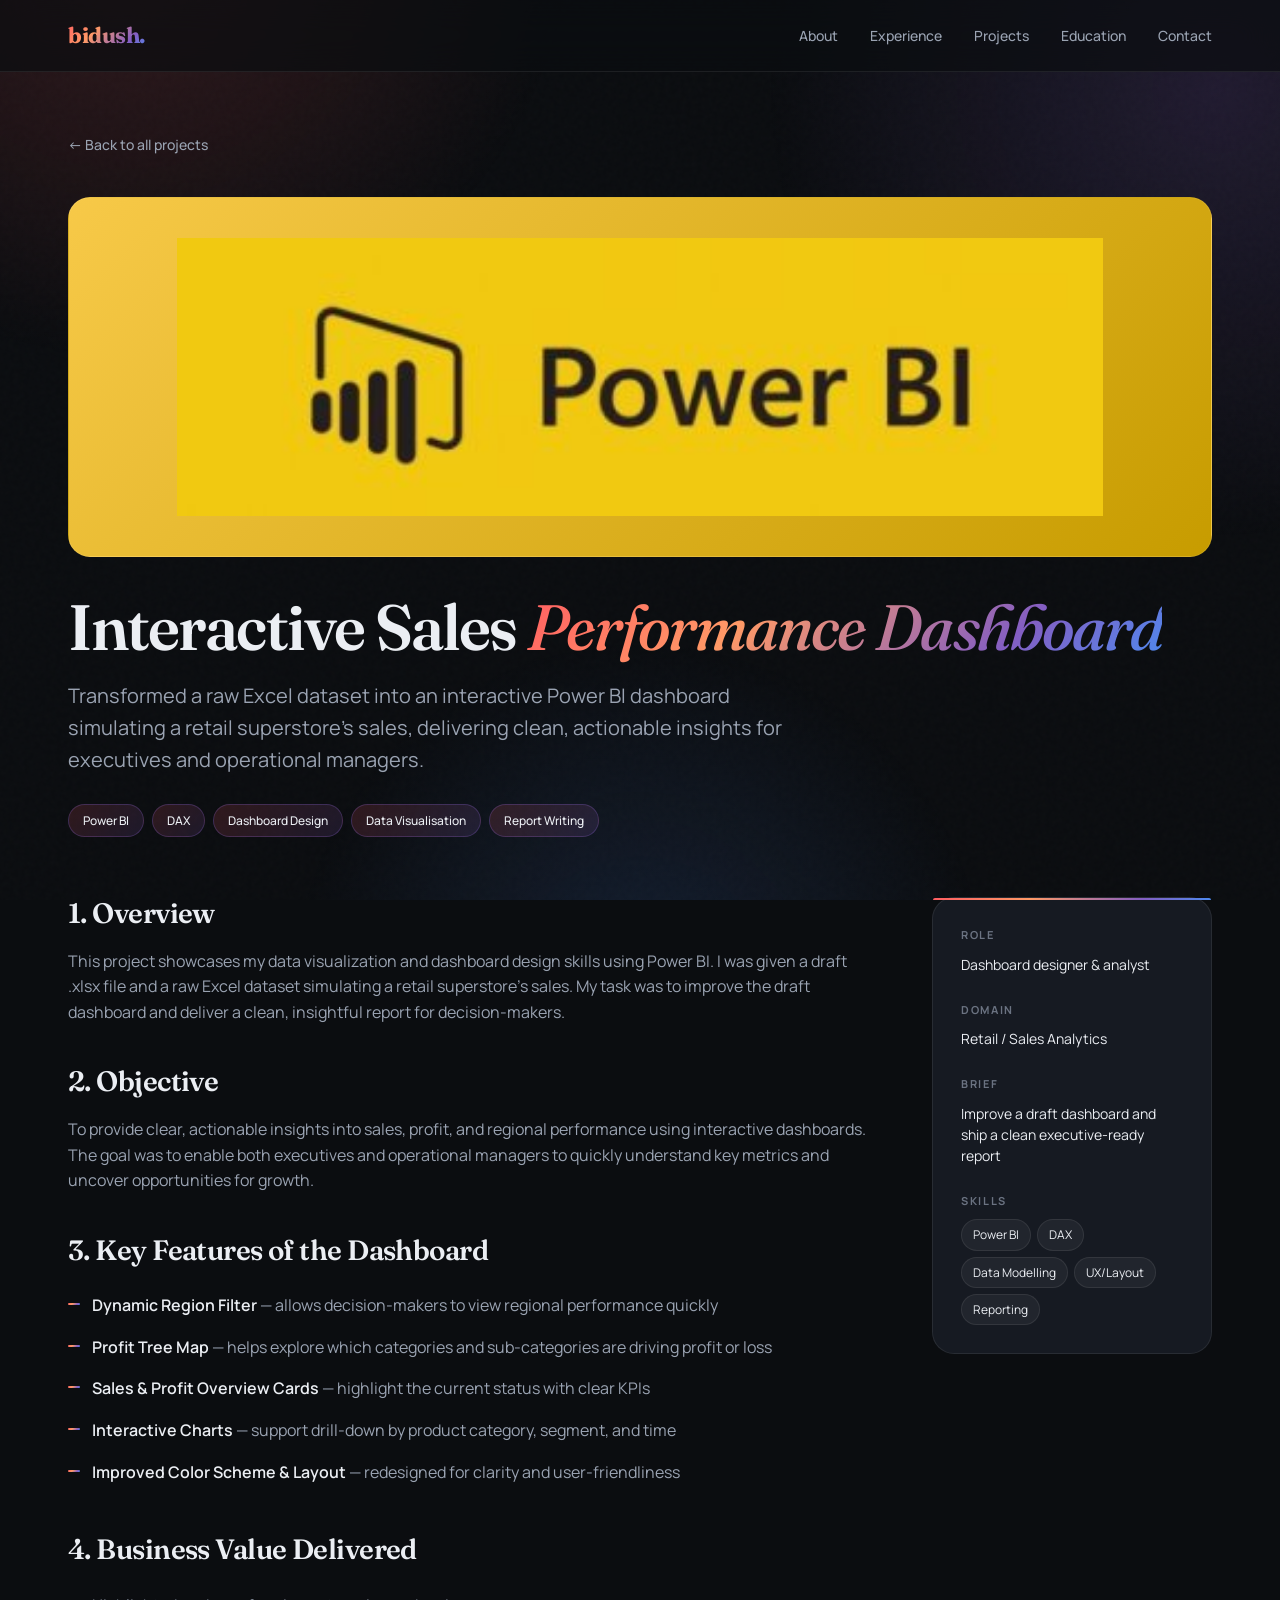
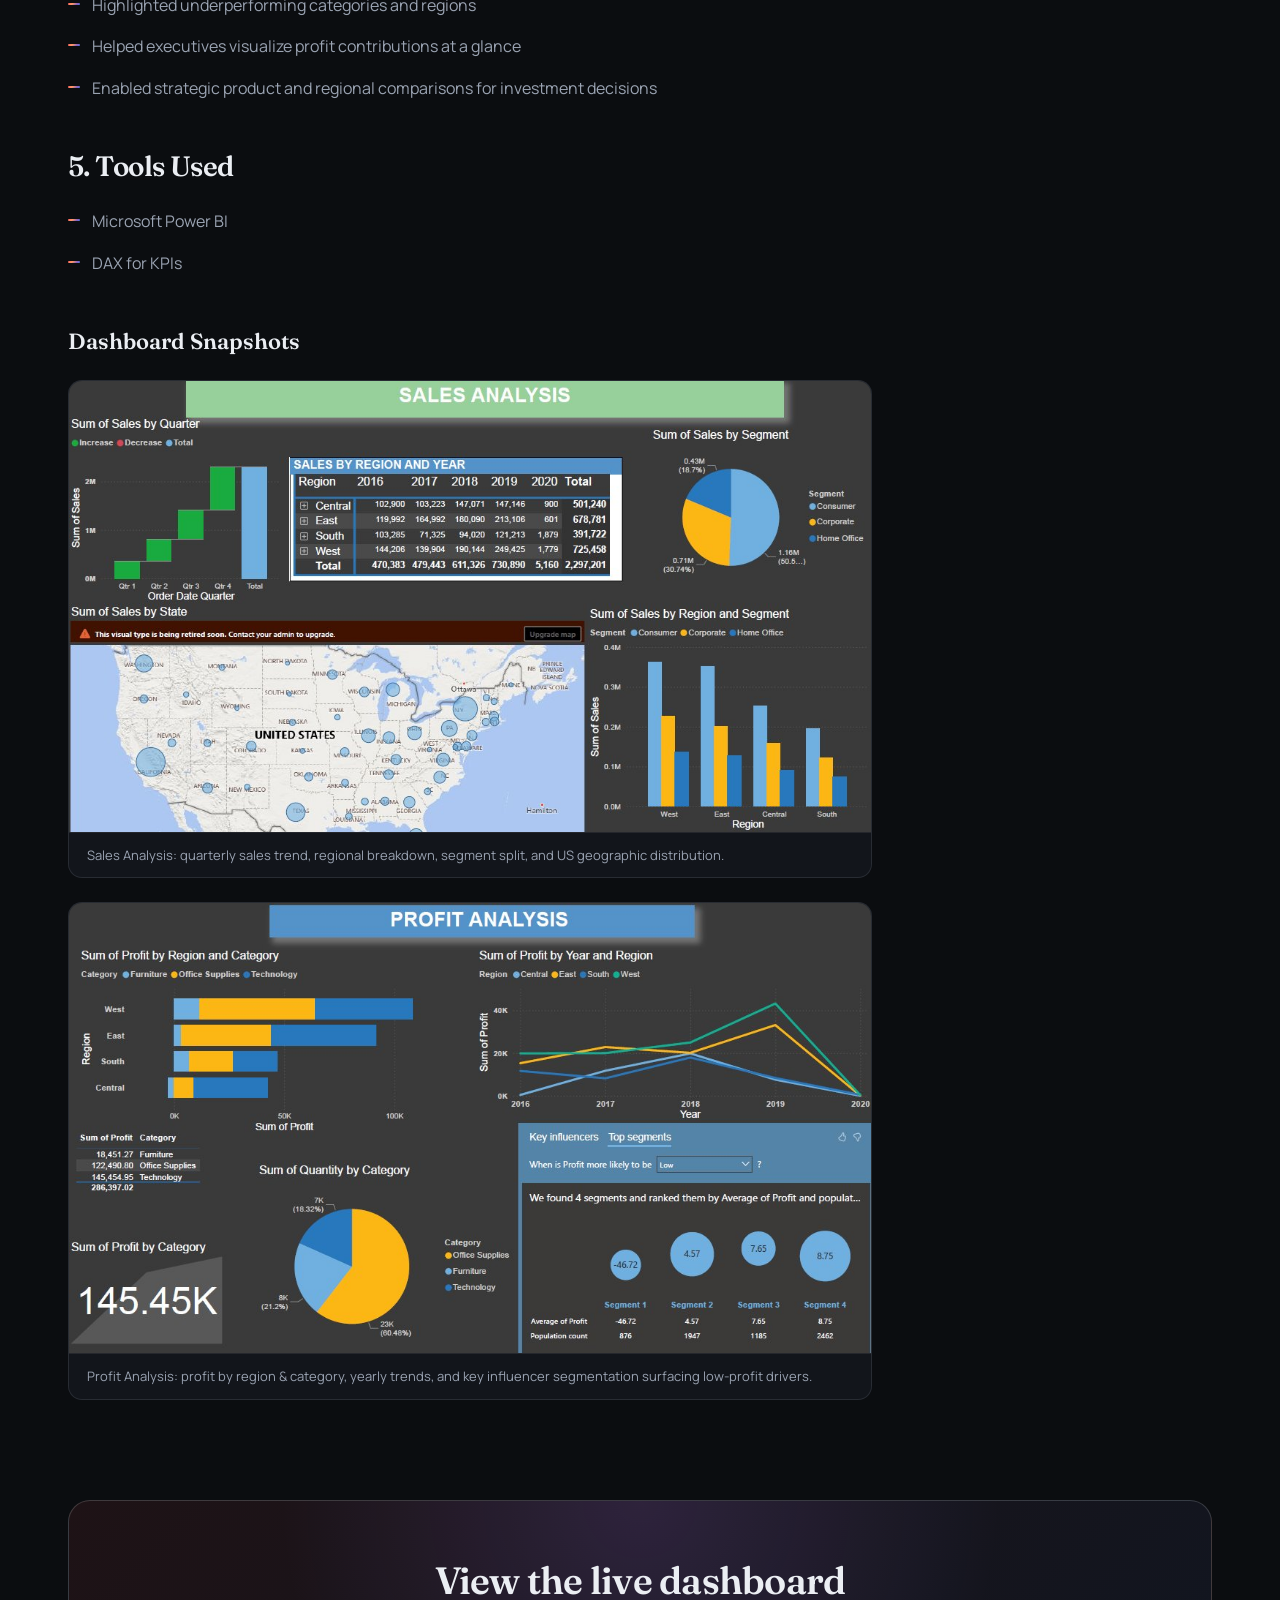
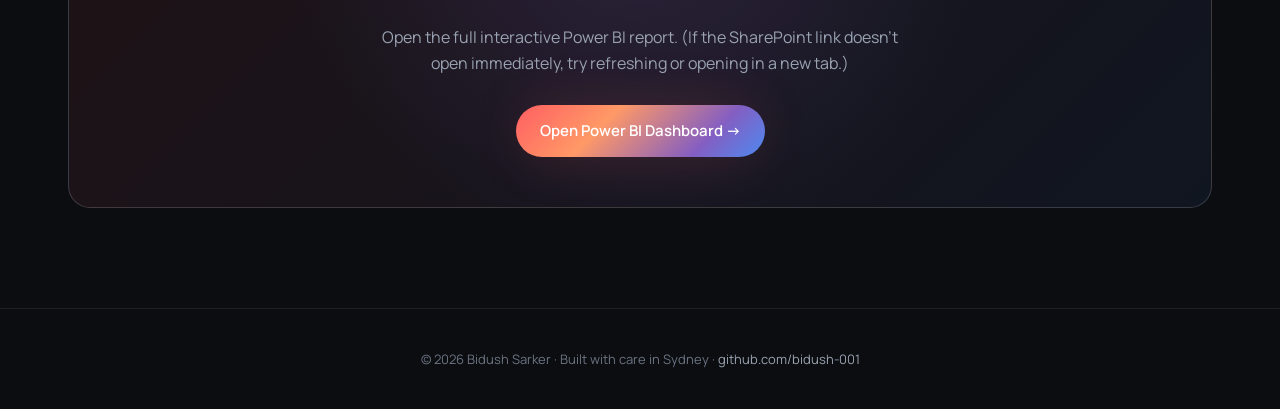
<file: projects/powerbi-sales.html>
<!DOCTYPE html>
<html lang="en">
<head>
  <meta charset="UTF-8" />
  <meta name="viewport" content="width=device-width, initial-scale=1.0" />
  <title>Interactive Sales Performance Dashboard - Bidush Sarker</title>
  <meta name="description" content="Interactive Power BI dashboard transforming raw Excel sales data into actionable executive insights." />
  <link rel="preconnect" href="https://fonts.googleapis.com">
  <link rel="preconnect" href="https://fonts.gstatic.com" crossorigin>
  <link href="https://fonts.googleapis.com/css2?family=Fraunces:opsz,wght@9..144,400;9..144,500;9..144,600;9..144,700;9..144,800&family=Manrope:wght@400;500;600;700&display=swap" rel="stylesheet">
  <link rel="stylesheet" href="../styles.css">
</head>
<body>

  <nav class="nav">
    <div class="nav-inner">
      <a href="../index.html" class="logo">bidush.</a>
      <ul class="nav-links">
        <li><a href="../index.html#about">About</a></li>
        <li><a href="../index.html#experience">Experience</a></li>
        <li><a href="../index.html#projects">Projects</a></li>
        <li><a href="../index.html#education">Education</a></li>
        <li><a href="../index.html#contact">Contact</a></li>
      </ul>
    </div>
  </nav>

  <main class="project-page">
    <div class="container">
      <a href="../index.html#projects" class="back-link">← Back to all projects</a>

      <div class="project-hero">
        <div class="project-hero-image contain" style="background: linear-gradient(135deg, #f7c948 0%, #c79c00 100%);">
          <img src="../images/powerbi-thumb.png" alt="Power BI">
        </div>
        <h1 class="project-h1">Interactive Sales <span class="accent">Performance Dashboard</span></h1>
        <p class="project-subtitle">Transformed a raw Excel dataset into an interactive Power BI dashboard simulating a retail superstore's sales, delivering clean, actionable insights for executives and operational managers.</p>
        <div class="project-meta-tags">
          <span class="project-meta-tag">Power BI</span>
          <span class="project-meta-tag">DAX</span>
          <span class="project-meta-tag">Dashboard Design</span>
          <span class="project-meta-tag">Data Visualisation</span>
          <span class="project-meta-tag">Report Writing</span>
        </div>
      </div>

      <div class="project-content">
        <article class="project-main">

          <h2>1. Overview</h2>
          <p>This project showcases my data visualization and dashboard design skills using Power BI. I was given a draft .xlsx file and a raw Excel dataset simulating a retail superstore's sales. My task was to improve the draft dashboard and deliver a clean, insightful report for decision-makers.</p>

          <h2>2. Objective</h2>
          <p>To provide clear, actionable insights into sales, profit, and regional performance using interactive dashboards. The goal was to enable both executives and operational managers to quickly understand key metrics and uncover opportunities for growth.</p>

          <h2>3. Key Features of the Dashboard</h2>
          <ul>
            <li><strong>Dynamic Region Filter</strong> — allows decision-makers to view regional performance quickly</li>
            <li><strong>Profit Tree Map</strong> — helps explore which categories and sub-categories are driving profit or loss</li>
            <li><strong>Sales & Profit Overview Cards</strong> — highlight the current status with clear KPIs</li>
            <li><strong>Interactive Charts</strong> — support drill-down by product category, segment, and time</li>
            <li><strong>Improved Color Scheme & Layout</strong> — redesigned for clarity and user-friendliness</li>
          </ul>

          <h2>4. Business Value Delivered</h2>
          <ul>
            <li>Highlighted underperforming categories and regions</li>
            <li>Helped executives visualize profit contributions at a glance</li>
            <li>Enabled strategic product and regional comparisons for investment decisions</li>
          </ul>

          <h2>5. Tools Used</h2>
          <ul>
            <li>Microsoft Power BI</li>
            <li>DAX for KPIs</li>
          </ul>

          <div class="screenshots">
            <h3>Dashboard Snapshots</h3>
            <div class="screenshot">
              <img src="../images/powerbi-sales.png" alt="Sales Analysis dashboard">
              <div class="screenshot-caption">Sales Analysis: quarterly sales trend, regional breakdown, segment split, and US geographic distribution.</div>
            </div>
            <div class="screenshot">
              <img src="../images/powerbi-profit.png" alt="Profit Analysis dashboard">
              <div class="screenshot-caption">Profit Analysis: profit by region & category, yearly trends, and key influencer segmentation surfacing low-profit drivers.</div>
            </div>
          </div>

        </article>

        <aside class="project-sidebar">
          <div class="sidebar-section">
            <div class="sidebar-label">Role</div>
            <div class="sidebar-value">Dashboard designer & analyst</div>
          </div>
          <div class="sidebar-section">
            <div class="sidebar-label">Domain</div>
            <div class="sidebar-value">Retail / Sales Analytics</div>
          </div>
          <div class="sidebar-section">
            <div class="sidebar-label">Brief</div>
            <div class="sidebar-value">Improve a draft dashboard and ship a clean executive-ready report</div>
          </div>
          <div class="sidebar-section">
            <div class="sidebar-label">Skills</div>
            <div class="sidebar-chips">
              <span class="sidebar-chip">Power BI</span>
              <span class="sidebar-chip">DAX</span>
              <span class="sidebar-chip">Data Modelling</span>
              <span class="sidebar-chip">UX/Layout</span>
              <span class="sidebar-chip">Reporting</span>
            </div>
          </div>
        </aside>
      </div>

      <div class="project-final-cta">
        <h3>View the live dashboard</h3>
        <p>Open the full interactive Power BI report. (If the SharePoint link doesn't open immediately, try refreshing or opening in a new tab.)</p>
        <a href="https://mqoutlook-my.sharepoint.com/:u:/g/personal/bidush_sarker_students_mq_edu_au/IQAkY5LO7CsQQKf0C2JT51TTAQ6JgrI8QWJfb6U21JtPOY8?e=Z8HAwl" target="_blank" rel="noopener" class="btn btn-primary">Open Power BI Dashboard →</a>
      </div>

    </div>
  </main>

  <footer>
    <div class="container">
      <p>© 2026 Bidush Sarker · Built with care in Sydney · <a href="https://github.com/bidush-001" target="_blank" rel="noopener">github.com/bidush-001</a></p>
    </div>
  </footer>

</body>
</html>
</file>
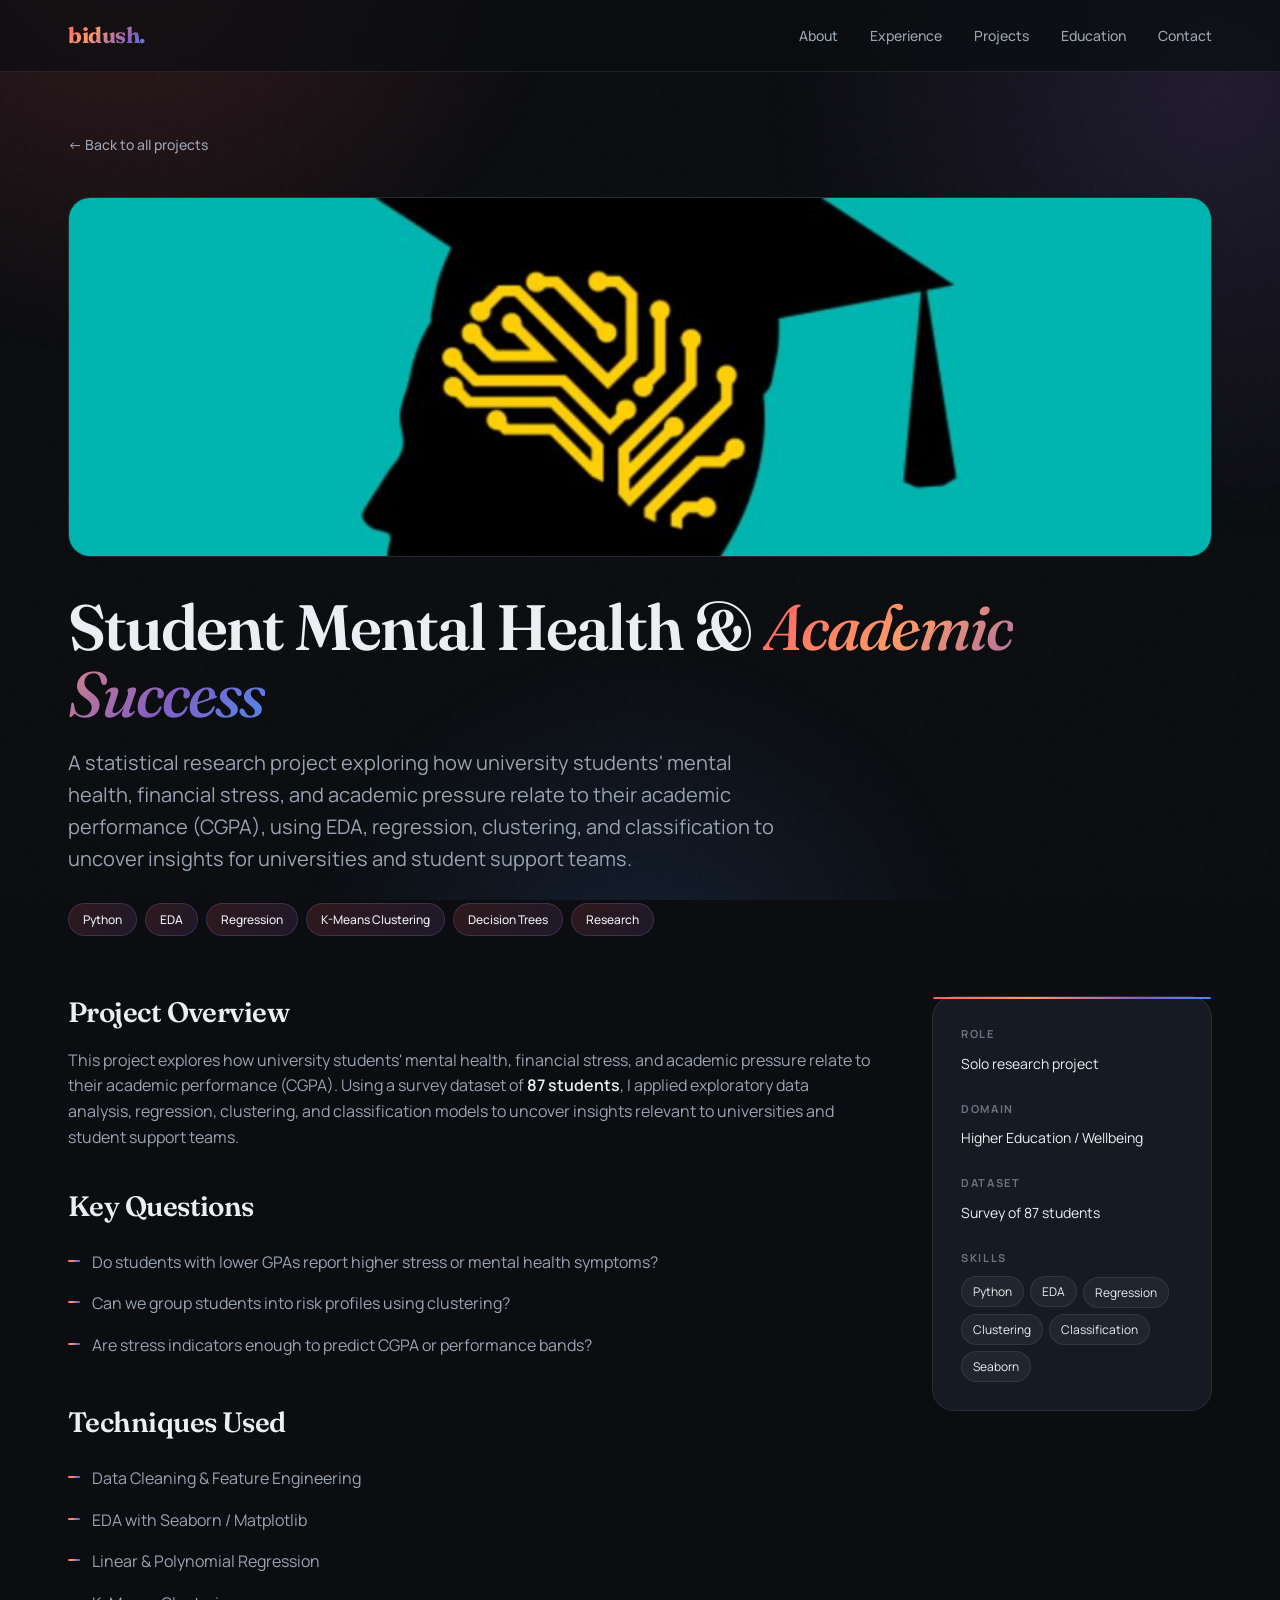
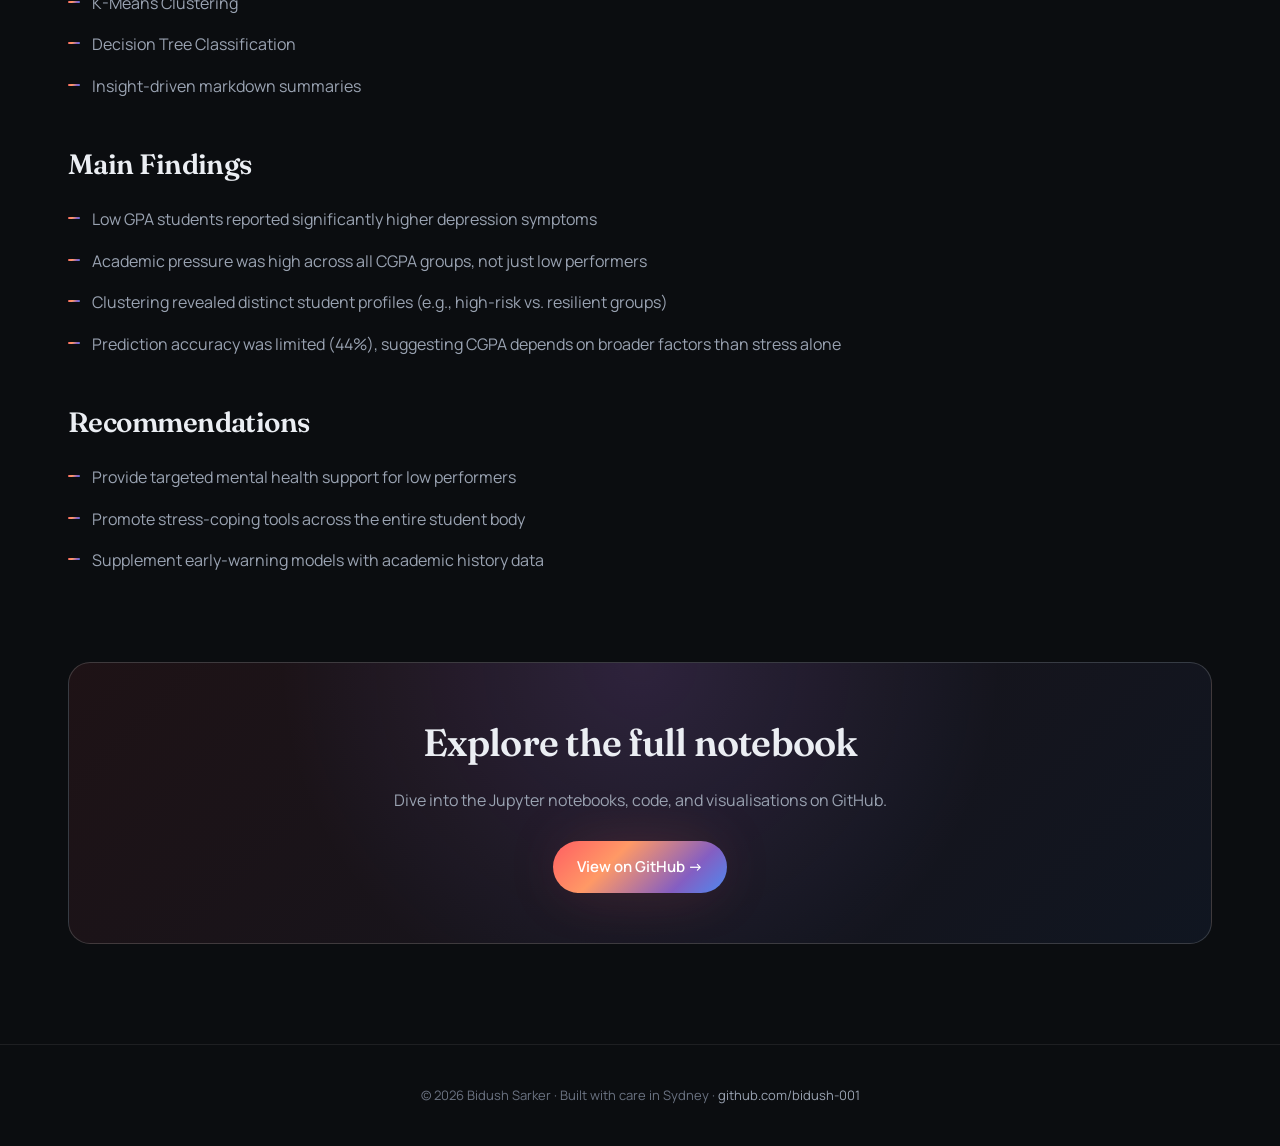
<file: projects/student-mental-health.html>
<!DOCTYPE html>
<html lang="en">
<head>
  <meta charset="UTF-8" />
  <meta name="viewport" content="width=device-width, initial-scale=1.0" />
  <title>Student Mental Health & Academic Success - Bidush Sarker</title>
  <meta name="description" content="Statistical research analyzing how university students' mental health, financial stress, and academic pressure relate to academic performance." />
  <link rel="preconnect" href="https://fonts.googleapis.com">
  <link rel="preconnect" href="https://fonts.gstatic.com" crossorigin>
  <link href="https://fonts.googleapis.com/css2?family=Fraunces:opsz,wght@9..144,400;9..144,500;9..144,600;9..144,700;9..144,800&family=Manrope:wght@400;500;600;700&display=swap" rel="stylesheet">
  <link rel="stylesheet" href="../styles.css">
</head>
<body>

  <nav class="nav">
    <div class="nav-inner">
      <a href="../index.html" class="logo">bidush.</a>
      <ul class="nav-links">
        <li><a href="../index.html#about">About</a></li>
        <li><a href="../index.html#experience">Experience</a></li>
        <li><a href="../index.html#projects">Projects</a></li>
        <li><a href="../index.html#education">Education</a></li>
        <li><a href="../index.html#contact">Contact</a></li>
      </ul>
    </div>
  </nav>

  <main class="project-page">
    <div class="container">
      <a href="../index.html#projects" class="back-link">← Back to all projects</a>

      <div class="project-hero">
        <div class="project-hero-image">
          <img src="../images/mental-health-thumb.png" alt="Student mental health">
        </div>
        <h1 class="project-h1">Student Mental Health & <span class="accent">Academic Success</span></h1>
        <p class="project-subtitle">A statistical research project exploring how university students' mental health, financial stress, and academic pressure relate to their academic performance (CGPA), using EDA, regression, clustering, and classification to uncover insights for universities and student support teams.</p>
        <div class="project-meta-tags">
          <span class="project-meta-tag">Python</span>
          <span class="project-meta-tag">EDA</span>
          <span class="project-meta-tag">Regression</span>
          <span class="project-meta-tag">K-Means Clustering</span>
          <span class="project-meta-tag">Decision Trees</span>
          <span class="project-meta-tag">Research</span>
        </div>
      </div>

      <div class="project-content">
        <article class="project-main">

          <h2>Project Overview</h2>
          <p>This project explores how university students' mental health, financial stress, and academic pressure relate to their academic performance (CGPA). Using a survey dataset of <strong>87 students</strong>, I applied exploratory data analysis, regression, clustering, and classification models to uncover insights relevant to universities and student support teams.</p>

          <h2>Key Questions</h2>
          <ul>
            <li>Do students with lower GPAs report higher stress or mental health symptoms?</li>
            <li>Can we group students into risk profiles using clustering?</li>
            <li>Are stress indicators enough to predict CGPA or performance bands?</li>
          </ul>

          <h2>Techniques Used</h2>
          <ul>
            <li>Data Cleaning & Feature Engineering</li>
            <li>EDA with Seaborn / Matplotlib</li>
            <li>Linear & Polynomial Regression</li>
            <li>K-Means Clustering</li>
            <li>Decision Tree Classification</li>
            <li>Insight-driven markdown summaries</li>
          </ul>

          <h2>Main Findings</h2>
          <ul>
            <li>Low GPA students reported significantly higher depression symptoms</li>
            <li>Academic pressure was high across all CGPA groups, not just low performers</li>
            <li>Clustering revealed distinct student profiles (e.g., high-risk vs. resilient groups)</li>
            <li>Prediction accuracy was limited (44%), suggesting CGPA depends on broader factors than stress alone</li>
          </ul>

          <h2>Recommendations</h2>
          <ul>
            <li>Provide targeted mental health support for low performers</li>
            <li>Promote stress-coping tools across the entire student body</li>
            <li>Supplement early-warning models with academic history data</li>
          </ul>

        </article>

        <aside class="project-sidebar">
          <div class="sidebar-section">
            <div class="sidebar-label">Role</div>
            <div class="sidebar-value">Solo research project</div>
          </div>
          <div class="sidebar-section">
            <div class="sidebar-label">Domain</div>
            <div class="sidebar-value">Higher Education / Wellbeing</div>
          </div>
          <div class="sidebar-section">
            <div class="sidebar-label">Dataset</div>
            <div class="sidebar-value">Survey of 87 students</div>
          </div>
          <div class="sidebar-section">
            <div class="sidebar-label">Skills</div>
            <div class="sidebar-chips">
              <span class="sidebar-chip">Python</span>
              <span class="sidebar-chip">EDA</span>
              <span class="sidebar-chip">Regression</span>
              <span class="sidebar-chip">Clustering</span>
              <span class="sidebar-chip">Classification</span>
              <span class="sidebar-chip">Seaborn</span>
            </div>
          </div>
        </aside>
      </div>

      <div class="project-final-cta">
        <h3>Explore the full notebook</h3>
        <p>Dive into the Jupyter notebooks, code, and visualisations on GitHub.</p>
        <a href="https://github.com/bidush-001/Python-Analysis" target="_blank" rel="noopener" class="btn btn-primary">View on GitHub →</a>
      </div>

    </div>
  </main>

  <footer>
    <div class="container">
      <p>© 2026 Bidush Sarker · Built with care in Sydney · <a href="https://github.com/bidush-001" target="_blank" rel="noopener">github.com/bidush-001</a></p>
    </div>
  </footer>

</body>
</html>
</file>
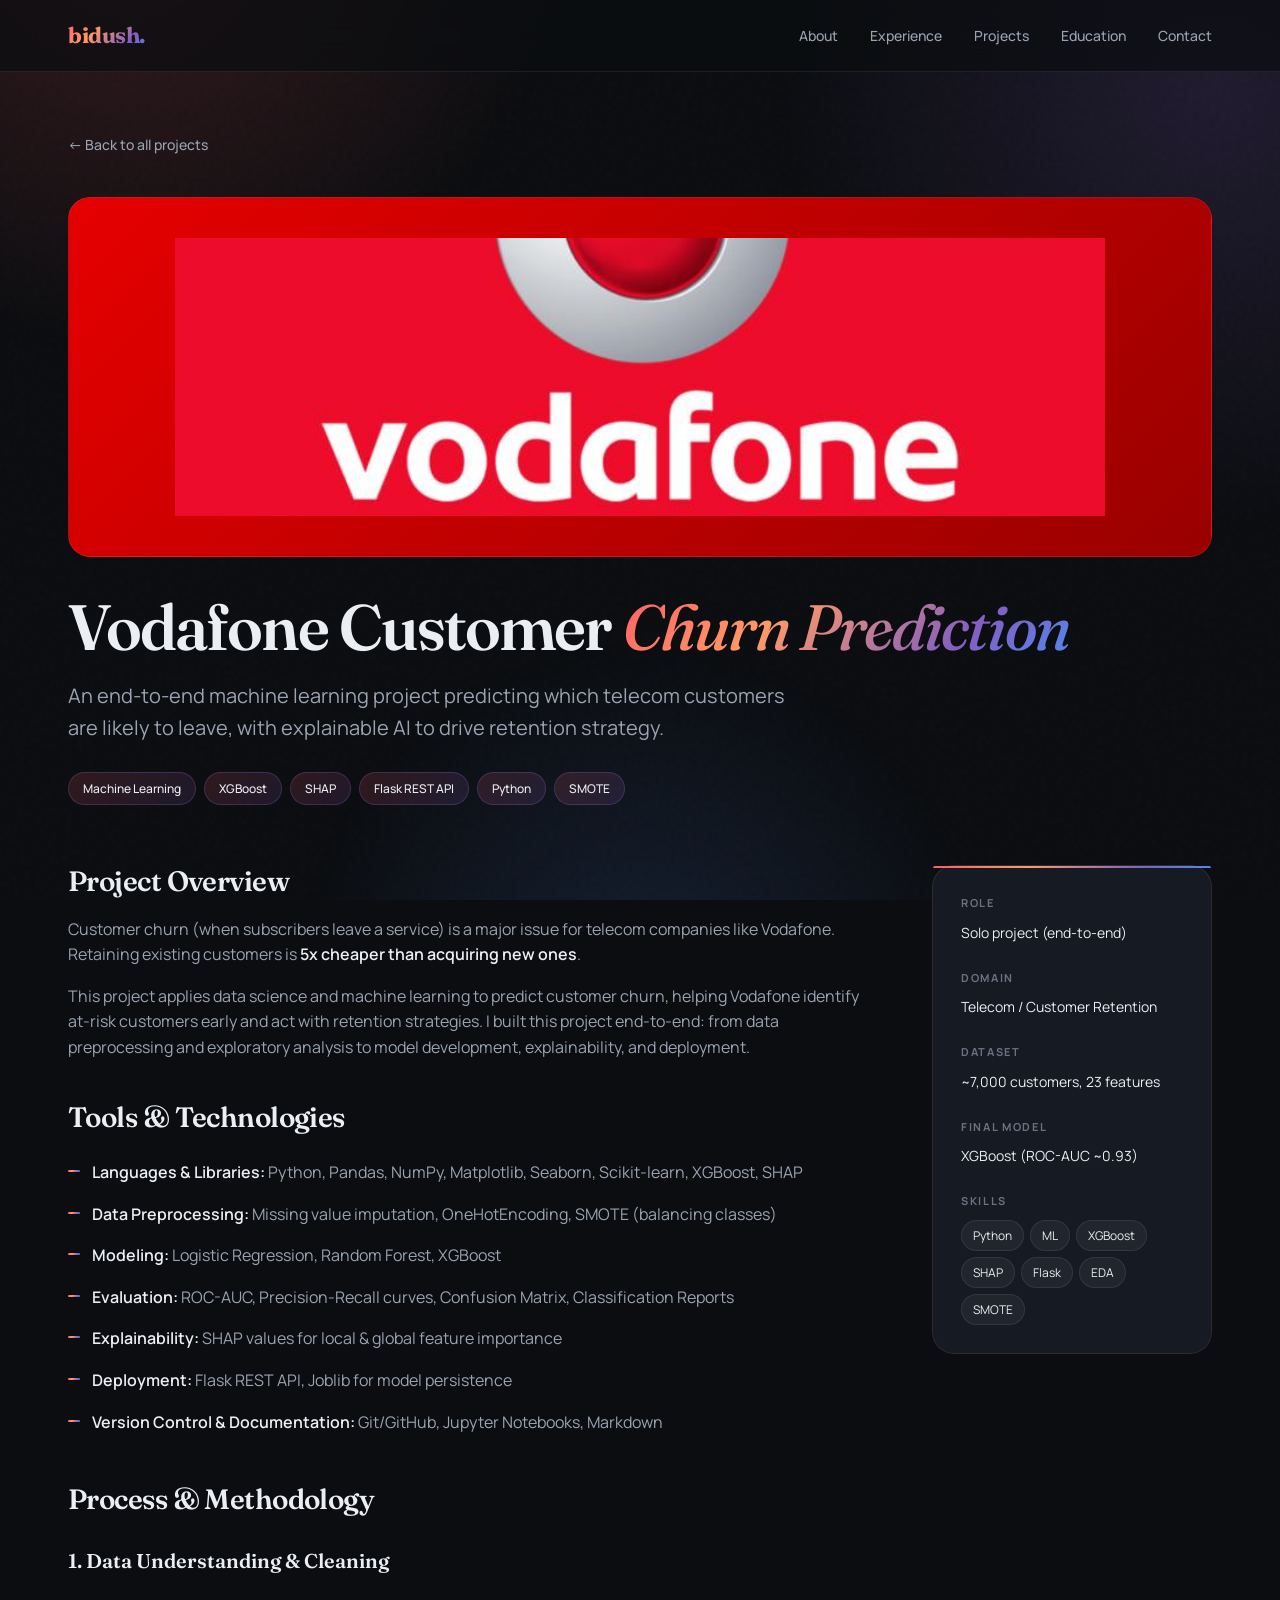
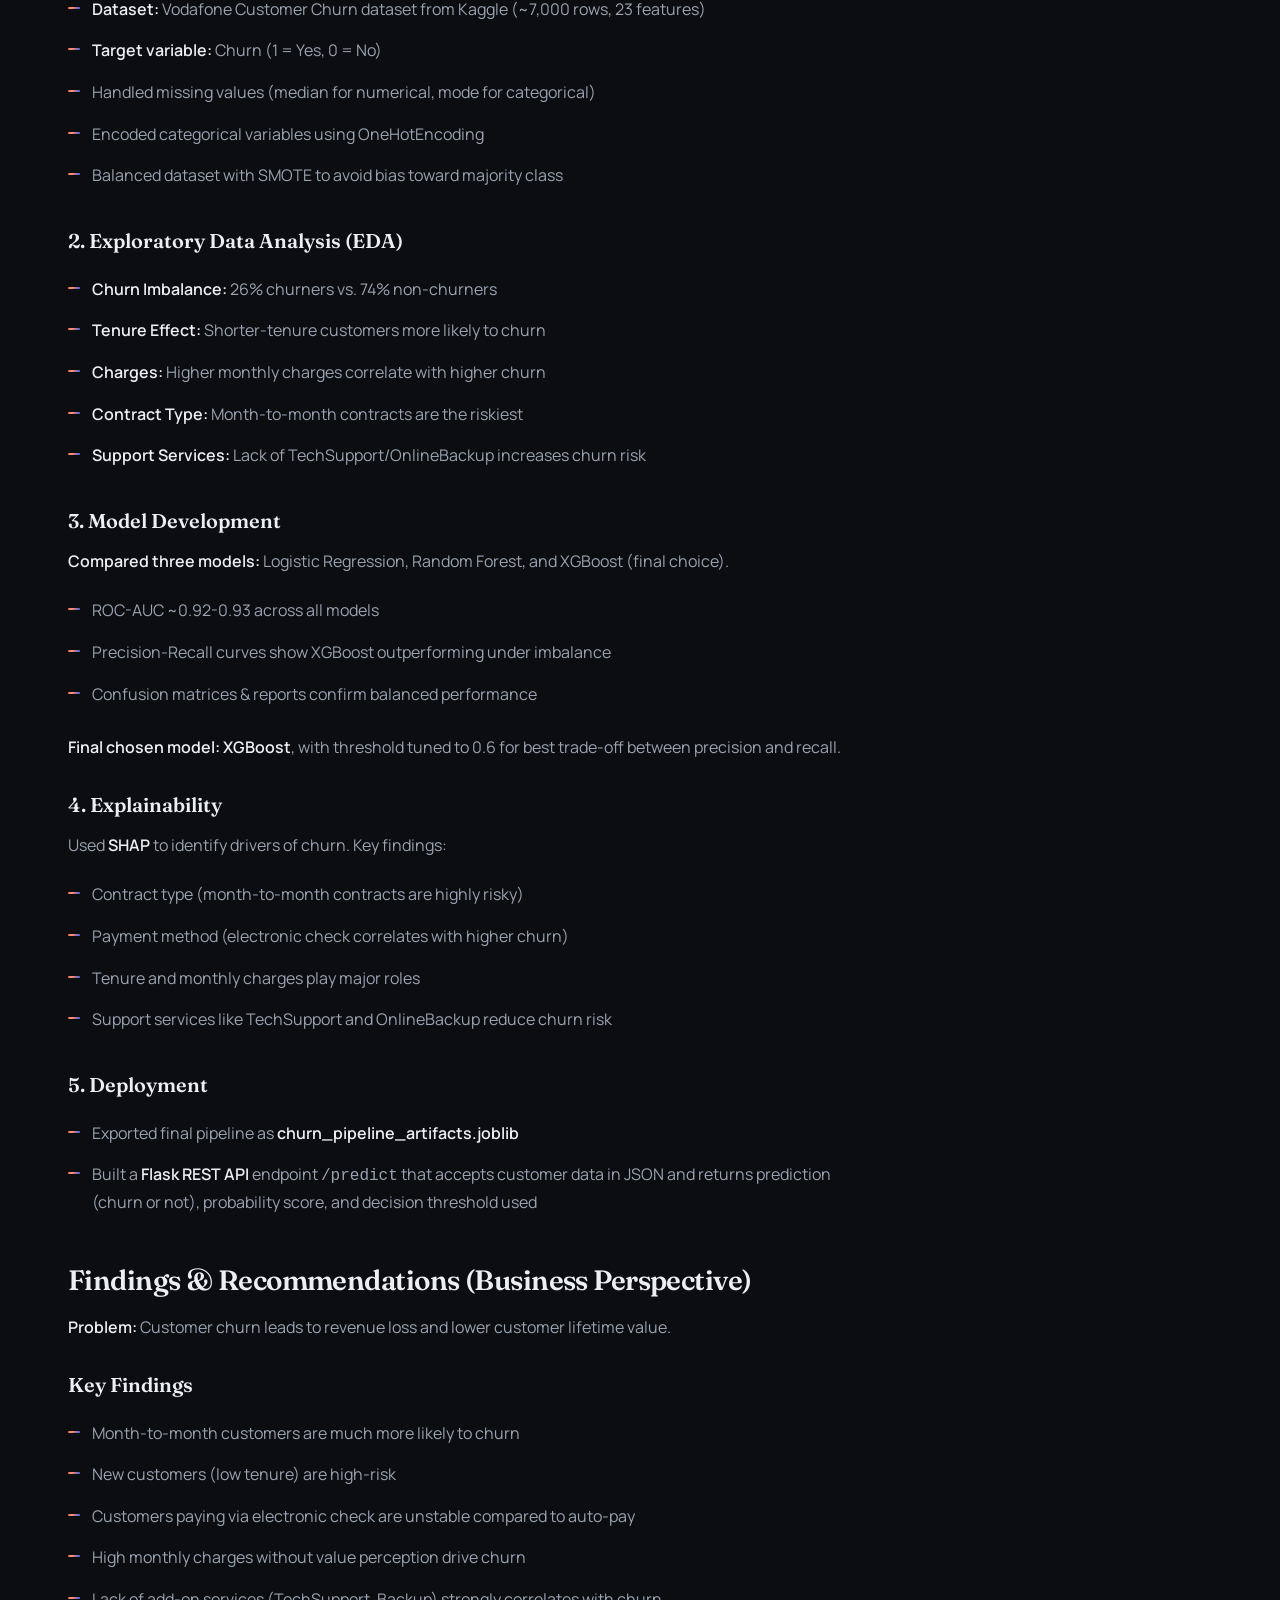
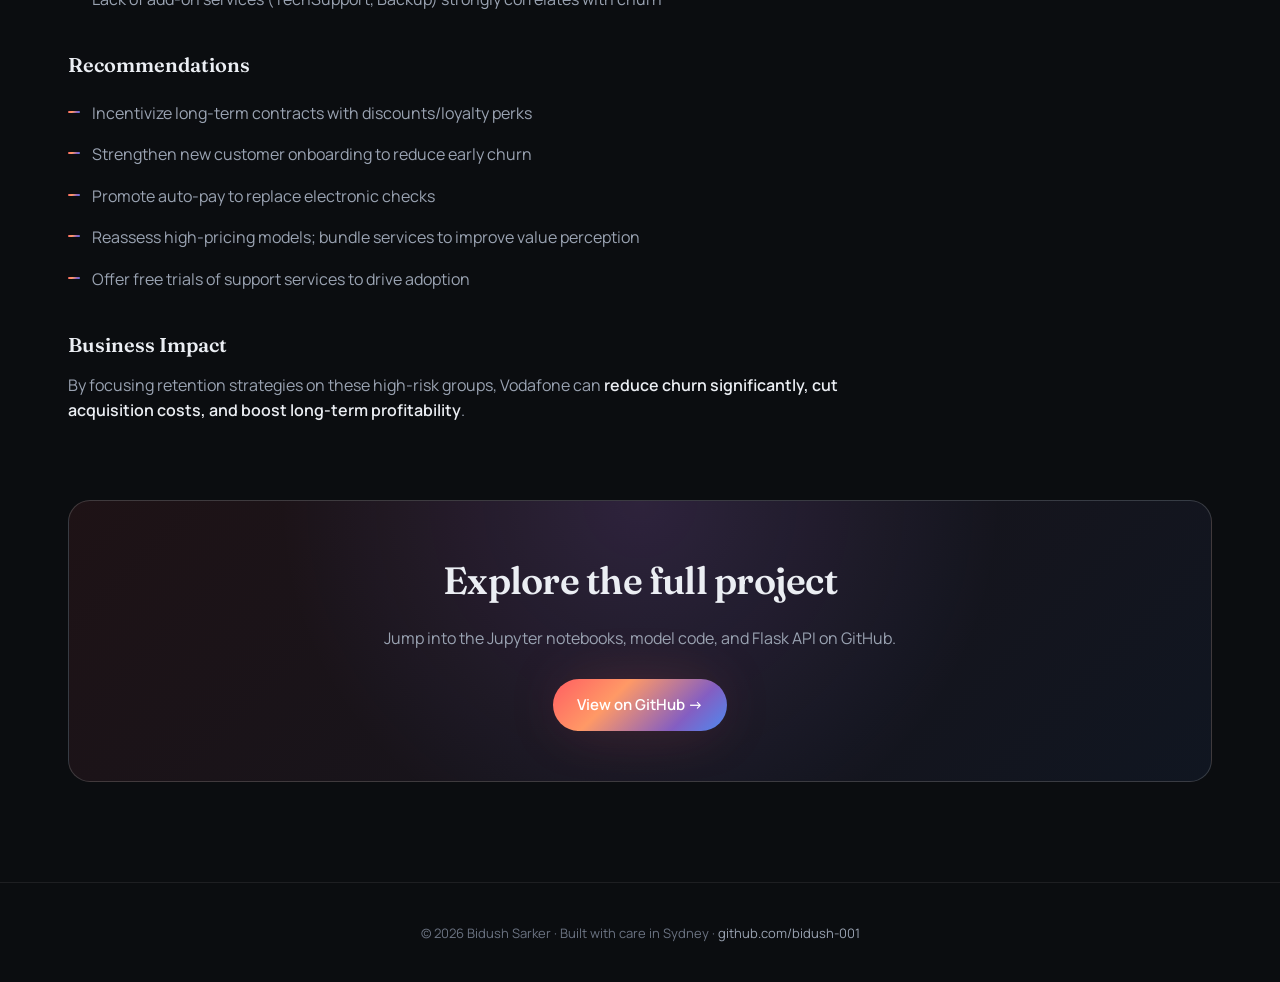
<file: projects/vodafone-churn.html>
<!DOCTYPE html>
<html lang="en">
<head>
  <meta charset="UTF-8" />
  <meta name="viewport" content="width=device-width, initial-scale=1.0" />
  <title>Vodafone Customer Churn Prediction - Bidush Sarker</title>
  <meta name="description" content="End-to-end ML project predicting telecom customer churn using XGBoost with SHAP explainability." />
  <link rel="preconnect" href="https://fonts.googleapis.com">
  <link rel="preconnect" href="https://fonts.gstatic.com" crossorigin>
  <link href="https://fonts.googleapis.com/css2?family=Fraunces:opsz,wght@9..144,400;9..144,500;9..144,600;9..144,700;9..144,800&family=Manrope:wght@400;500;600;700&display=swap" rel="stylesheet">
  <link rel="stylesheet" href="../styles.css">
</head>
<body>

  <nav class="nav">
    <div class="nav-inner">
      <a href="../index.html" class="logo">bidush.</a>
      <ul class="nav-links">
        <li><a href="../index.html#about">About</a></li>
        <li><a href="../index.html#experience">Experience</a></li>
        <li><a href="../index.html#projects">Projects</a></li>
        <li><a href="../index.html#education">Education</a></li>
        <li><a href="../index.html#contact">Contact</a></li>
      </ul>
    </div>
  </nav>

  <main class="project-page">
    <div class="container">
      <a href="../index.html#projects" class="back-link">← Back to all projects</a>

      <div class="project-hero">
        <div class="project-hero-image contain" style="background: linear-gradient(135deg, #e60000 0%, #990000 100%);">
          <img src="../images/vodafone-thumb.jpg" alt="Vodafone">
        </div>
        <h1 class="project-h1">Vodafone Customer <span class="accent">Churn Prediction</span></h1>
        <p class="project-subtitle">An end-to-end machine learning project predicting which telecom customers are likely to leave, with explainable AI to drive retention strategy.</p>
        <div class="project-meta-tags">
          <span class="project-meta-tag">Machine Learning</span>
          <span class="project-meta-tag">XGBoost</span>
          <span class="project-meta-tag">SHAP</span>
          <span class="project-meta-tag">Flask REST API</span>
          <span class="project-meta-tag">Python</span>
          <span class="project-meta-tag">SMOTE</span>
        </div>
      </div>

      <div class="project-content">
        <article class="project-main">

          <h2>Project Overview</h2>
          <p>Customer churn (when subscribers leave a service) is a major issue for telecom companies like Vodafone. Retaining existing customers is <strong>5x cheaper than acquiring new ones</strong>.</p>
          <p>This project applies data science and machine learning to predict customer churn, helping Vodafone identify at-risk customers early and act with retention strategies. I built this project end-to-end: from data preprocessing and exploratory analysis to model development, explainability, and deployment.</p>

          <h2>Tools & Technologies</h2>
          <ul>
            <li><strong>Languages & Libraries:</strong> Python, Pandas, NumPy, Matplotlib, Seaborn, Scikit-learn, XGBoost, SHAP</li>
            <li><strong>Data Preprocessing:</strong> Missing value imputation, OneHotEncoding, SMOTE (balancing classes)</li>
            <li><strong>Modeling:</strong> Logistic Regression, Random Forest, XGBoost</li>
            <li><strong>Evaluation:</strong> ROC-AUC, Precision-Recall curves, Confusion Matrix, Classification Reports</li>
            <li><strong>Explainability:</strong> SHAP values for local & global feature importance</li>
            <li><strong>Deployment:</strong> Flask REST API, Joblib for model persistence</li>
            <li><strong>Version Control & Documentation:</strong> Git/GitHub, Jupyter Notebooks, Markdown</li>
          </ul>

          <h2>Process & Methodology</h2>

          <h3>1. Data Understanding & Cleaning</h3>
          <ul>
            <li><strong>Dataset:</strong> Vodafone Customer Churn dataset from Kaggle (~7,000 rows, 23 features)</li>
            <li><strong>Target variable:</strong> Churn (1 = Yes, 0 = No)</li>
            <li>Handled missing values (median for numerical, mode for categorical)</li>
            <li>Encoded categorical variables using OneHotEncoding</li>
            <li>Balanced dataset with SMOTE to avoid bias toward majority class</li>
          </ul>

          <h3>2. Exploratory Data Analysis (EDA)</h3>
          <ul>
            <li><strong>Churn Imbalance:</strong> 26% churners vs. 74% non-churners</li>
            <li><strong>Tenure Effect:</strong> Shorter-tenure customers more likely to churn</li>
            <li><strong>Charges:</strong> Higher monthly charges correlate with higher churn</li>
            <li><strong>Contract Type:</strong> Month-to-month contracts are the riskiest</li>
            <li><strong>Support Services:</strong> Lack of TechSupport/OnlineBackup increases churn risk</li>
          </ul>

          <h3>3. Model Development</h3>
          <p><strong>Compared three models:</strong> Logistic Regression, Random Forest, and XGBoost (final choice).</p>
          <ul>
            <li>ROC-AUC ~0.92-0.93 across all models</li>
            <li>Precision-Recall curves show XGBoost outperforming under imbalance</li>
            <li>Confusion matrices & reports confirm balanced performance</li>
          </ul>
          <p><strong>Final chosen model: XGBoost</strong>, with threshold tuned to 0.6 for best trade-off between precision and recall.</p>

          <h3>4. Explainability</h3>
          <p>Used <strong>SHAP</strong> to identify drivers of churn. Key findings:</p>
          <ul>
            <li>Contract type (month-to-month contracts are highly risky)</li>
            <li>Payment method (electronic check correlates with higher churn)</li>
            <li>Tenure and monthly charges play major roles</li>
            <li>Support services like TechSupport and OnlineBackup reduce churn risk</li>
          </ul>

          <h3>5. Deployment</h3>
          <ul>
            <li>Exported final pipeline as <strong>churn_pipeline_artifacts.joblib</strong></li>
            <li>Built a <strong>Flask REST API</strong> endpoint <code>/predict</code> that accepts customer data in JSON and returns prediction (churn or not), probability score, and decision threshold used</li>
          </ul>

          <h2>Findings & Recommendations (Business Perspective)</h2>
          <p><strong>Problem:</strong> Customer churn leads to revenue loss and lower customer lifetime value.</p>

          <h3>Key Findings</h3>
          <ul>
            <li>Month-to-month customers are much more likely to churn</li>
            <li>New customers (low tenure) are high-risk</li>
            <li>Customers paying via electronic check are unstable compared to auto-pay</li>
            <li>High monthly charges without value perception drive churn</li>
            <li>Lack of add-on services (TechSupport, Backup) strongly correlates with churn</li>
          </ul>

          <h3>Recommendations</h3>
          <ul>
            <li>Incentivize long-term contracts with discounts/loyalty perks</li>
            <li>Strengthen new customer onboarding to reduce early churn</li>
            <li>Promote auto-pay to replace electronic checks</li>
            <li>Reassess high-pricing models; bundle services to improve value perception</li>
            <li>Offer free trials of support services to drive adoption</li>
          </ul>

          <h3>Business Impact</h3>
          <p>By focusing retention strategies on these high-risk groups, Vodafone can <strong>reduce churn significantly, cut acquisition costs, and boost long-term profitability</strong>.</p>

        </article>

        <aside class="project-sidebar">
          <div class="sidebar-section">
            <div class="sidebar-label">Role</div>
            <div class="sidebar-value">Solo project (end-to-end)</div>
          </div>
          <div class="sidebar-section">
            <div class="sidebar-label">Domain</div>
            <div class="sidebar-value">Telecom / Customer Retention</div>
          </div>
          <div class="sidebar-section">
            <div class="sidebar-label">Dataset</div>
            <div class="sidebar-value">~7,000 customers, 23 features</div>
          </div>
          <div class="sidebar-section">
            <div class="sidebar-label">Final Model</div>
            <div class="sidebar-value">XGBoost (ROC-AUC ~0.93)</div>
          </div>
          <div class="sidebar-section">
            <div class="sidebar-label">Skills</div>
            <div class="sidebar-chips">
              <span class="sidebar-chip">Python</span>
              <span class="sidebar-chip">ML</span>
              <span class="sidebar-chip">XGBoost</span>
              <span class="sidebar-chip">SHAP</span>
              <span class="sidebar-chip">Flask</span>
              <span class="sidebar-chip">EDA</span>
              <span class="sidebar-chip">SMOTE</span>
            </div>
          </div>
        </aside>
      </div>

      <div class="project-final-cta">
        <h3>Explore the full project</h3>
        <p>Jump into the Jupyter notebooks, model code, and Flask API on GitHub.</p>
        <a href="https://github.com/bidush-001" target="_blank" rel="noopener" class="btn btn-primary">View on GitHub →</a>
      </div>

    </div>
  </main>

  <footer>
    <div class="container">
      <p>© 2026 Bidush Sarker · Built with care in Sydney · <a href="https://github.com/bidush-001" target="_blank" rel="noopener">github.com/bidush-001</a></p>
    </div>
  </footer>

</body>
</html>
</file>
<file: styles.css>
/* ========== Shared portfolio styles ========== */

:root {
  --bg: #0b0d10;
  --bg-soft: #11141a;
  --surface: #161a22;
  --surface-2: #1d222c;
  --border: rgba(255,255,255,0.08);
  --border-strong: rgba(255,255,255,0.16);
  --text: #ebeef3;
  --text-muted: #9aa3b2;
  --text-dim: #6b7382;

  --accent-1: #ff5e62;
  --accent-2: #ff9966;
  --accent-3: #845ec2;
  --accent-4: #4d8af0;

  --grad-primary: linear-gradient(135deg, #ff5e62 0%, #ff9966 35%, #845ec2 75%, #4d8af0 100%);
  --grad-soft: linear-gradient(135deg, rgba(255,94,98,0.15), rgba(132,94,194,0.15));

  --radius-sm: 8px;
  --radius: 14px;
  --radius-lg: 22px;
  --shadow-soft: 0 10px 40px -10px rgba(0,0,0,0.5);
  --shadow-glow: 0 0 60px -15px rgba(255,94,98,0.4);

  --font-display: 'Fraunces', serif;
  --font-body: 'Manrope', system-ui, sans-serif;
}

*, *::before, *::after { box-sizing: border-box; margin: 0; padding: 0; }
html { scroll-behavior: smooth; }
body {
  font-family: var(--font-body);
  background: var(--bg);
  color: var(--text);
  line-height: 1.6;
  overflow-x: hidden;
  -webkit-font-smoothing: antialiased;
  -moz-osx-font-smoothing: grayscale;
}
a { color: inherit; text-decoration: none; }
img { max-width: 100%; display: block; }
button { font-family: inherit; cursor: pointer; border: none; background: none; color: inherit; }

body::before {
  content: '';
  position: fixed;
  inset: 0;
  background:
    radial-gradient(900px circle at 10% -10%, rgba(255,94,98,0.18), transparent 50%),
    radial-gradient(900px circle at 95% 10%, rgba(132,94,194,0.18), transparent 50%),
    radial-gradient(700px circle at 50% 110%, rgba(77,138,240,0.15), transparent 50%);
  z-index: -2;
  pointer-events: none;
}
body::after {
  content: '';
  position: fixed;
  inset: 0;
  background-image: url("data:image/svg+xml,%3Csvg viewBox='0 0 200 200' xmlns='http://www.w3.org/2000/svg'%3E%3Cfilter id='n'%3E%3CfeTurbulence type='fractalNoise' baseFrequency='0.85' numOctaves='3' /%3E%3C/filter%3E%3Crect width='100%25' height='100%25' filter='url(%23n)' opacity='0.5'/%3E%3C/svg%3E");
  opacity: 0.04;
  z-index: -1;
  pointer-events: none;
}

.container {
  max-width: 1200px;
  margin: 0 auto;
  padding: 0 28px;
}

/* ---------- Nav ---------- */
.nav {
  position: sticky;
  top: 0;
  z-index: 50;
  backdrop-filter: blur(20px);
  -webkit-backdrop-filter: blur(20px);
  background: rgba(11,13,16,0.7);
  border-bottom: 1px solid var(--border);
}
.nav-inner {
  display: flex;
  align-items: center;
  justify-content: space-between;
  padding: 18px 28px;
  max-width: 1200px;
  margin: 0 auto;
}
.logo {
  font-family: var(--font-display);
  font-weight: 700;
  font-size: 22px;
  letter-spacing: -0.02em;
  background: var(--grad-primary);
  -webkit-background-clip: text;
  background-clip: text;
  color: transparent;
}
.nav-links {
  display: flex;
  gap: 32px;
  list-style: none;
}
.nav-links a {
  font-size: 14px;
  font-weight: 500;
  color: var(--text-muted);
  transition: color 0.2s ease;
  position: relative;
}
.nav-links a:hover { color: var(--text); }
.nav-links a::after {
  content: '';
  position: absolute;
  bottom: -6px; left: 0;
  height: 2px;
  width: 0;
  background: var(--grad-primary);
  transition: width 0.3s ease;
}
.nav-links a:hover::after { width: 100%; }
@media (max-width: 720px) { .nav-links { display: none; } }

/* ---------- Buttons ---------- */
.btn {
  display: inline-flex;
  align-items: center;
  gap: 10px;
  padding: 14px 24px;
  border-radius: 100px;
  font-size: 15px;
  font-weight: 600;
  transition: transform 0.2s ease, box-shadow 0.2s ease;
}
.btn-primary {
  background: var(--grad-primary);
  color: white;
  box-shadow: var(--shadow-glow);
}
.btn-primary:hover { transform: translateY(-2px); box-shadow: 0 0 80px -10px rgba(255,94,98,0.6); }
.btn-secondary {
  border: 1px solid var(--border-strong);
  background: rgba(255,255,255,0.03);
  color: var(--text);
}
.btn-secondary:hover { transform: translateY(-2px); border-color: var(--text); }

/* ---------- Footer ---------- */
footer {
  padding: 40px 0;
  border-top: 1px solid var(--border);
  text-align: center;
  color: var(--text-dim);
  font-size: 13px;
}
footer a { color: var(--text-muted); }
footer a:hover { color: var(--text); }

/* ---------- Scroll reveal ---------- */
.reveal { opacity: 0; transform: translateY(24px); transition: opacity 0.7s ease, transform 0.7s ease; }
.reveal.visible { opacity: 1; transform: translateY(0); }

::selection { background: var(--accent-1); color: white; }

/* ========== Index page only ========== */

.hero {
  padding: 100px 0 120px;
  position: relative;
}
.eyebrow {
  display: inline-flex;
  align-items: center;
  gap: 10px;
  padding: 8px 16px;
  border: 1px solid var(--border-strong);
  border-radius: 100px;
  background: rgba(255,255,255,0.03);
  font-size: 13px;
  color: var(--text-muted);
  margin-bottom: 28px;
}
.eyebrow .dot {
  width: 8px; height: 8px;
  border-radius: 50%;
  background: #4ade80;
  box-shadow: 0 0 10px #4ade80;
  animation: pulse 2s ease-in-out infinite;
}
@keyframes pulse { 50% { opacity: 0.6; } }

.hero h1 {
  font-family: var(--font-display);
  font-weight: 600;
  font-size: clamp(46px, 8vw, 96px);
  line-height: 1.02;
  letter-spacing: -0.035em;
  margin-bottom: 28px;
}
.hero h1 .accent {
  background: var(--grad-primary);
  -webkit-background-clip: text;
  background-clip: text;
  color: transparent;
  font-style: italic;
  font-weight: 500;
}
.hero-tagline {
  font-size: clamp(17px, 2vw, 21px);
  color: var(--text-muted);
  max-width: 640px;
  margin-bottom: 40px;
}
.hero-meta {
  display: flex;
  flex-wrap: wrap;
  gap: 28px;
  margin-bottom: 40px;
  font-size: 14px;
  color: var(--text-muted);
}
.hero-meta span { display: inline-flex; align-items: center; gap: 8px; }

.cta-row { display: flex; flex-wrap: wrap; gap: 14px; }

section { padding: 100px 0; position: relative; }
.section-head {
  display: flex;
  align-items: baseline;
  justify-content: space-between;
  margin-bottom: 56px;
  flex-wrap: wrap;
  gap: 20px;
}
.section-title {
  font-family: var(--font-display);
  font-weight: 600;
  font-size: clamp(34px, 5vw, 54px);
  letter-spacing: -0.03em;
  line-height: 1.05;
}
.section-title .accent {
  background: var(--grad-primary);
  -webkit-background-clip: text;
  background-clip: text;
  color: transparent;
  font-style: italic;
  font-weight: 500;
}
.section-num {
  font-family: var(--font-display);
  font-size: 14px;
  color: var(--text-dim);
  letter-spacing: 0.2em;
  text-transform: uppercase;
}

.about-grid {
  display: grid;
  grid-template-columns: 1.4fr 1fr;
  gap: 60px;
  align-items: start;
}
@media (max-width: 880px) { .about-grid { grid-template-columns: 1fr; } }
.about-text { font-size: 18px; color: var(--text-muted); }
.about-text p + p { margin-top: 18px; }
.about-text strong { color: var(--text); font-weight: 600; }

.skills-card {
  padding: 32px;
  background: var(--surface);
  border: 1px solid var(--border);
  border-radius: var(--radius-lg);
  position: relative;
  overflow: hidden;
}
.skills-card::before {
  content: '';
  position: absolute;
  top: 0; left: 0; right: 0;
  height: 2px;
  background: var(--grad-primary);
}
.skills-card h3 {
  font-family: var(--font-display);
  font-size: 20px;
  font-weight: 600;
  margin-bottom: 6px;
}
.skills-card h3 + p {
  font-size: 13px;
  color: var(--text-dim);
  margin-bottom: 20px;
  letter-spacing: 0.05em;
  text-transform: uppercase;
}
.skills-group { margin-top: 22px; }
.skills-group h4 {
  font-size: 12px;
  font-weight: 600;
  letter-spacing: 0.12em;
  text-transform: uppercase;
  color: var(--text-dim);
  margin-bottom: 12px;
}
.chips { display: flex; flex-wrap: wrap; gap: 8px; }
.chip {
  font-size: 13px;
  padding: 6px 12px;
  border-radius: 100px;
  background: rgba(255,255,255,0.05);
  border: 1px solid var(--border);
  color: var(--text);
  transition: all 0.2s ease;
}
.chip:hover {
  background: var(--grad-soft);
  border-color: var(--accent-3);
}

.experience-list {
  display: flex;
  flex-direction: column;
  gap: 0;
}
.job {
  display: grid;
  grid-template-columns: 200px 1fr;
  gap: 40px;
  padding: 36px 0;
  border-top: 1px solid var(--border);
  transition: background 0.3s ease;
}
.job:last-child { border-bottom: 1px solid var(--border); }
.job:hover { background: rgba(255,255,255,0.015); }
@media (max-width: 720px) {
  .job { grid-template-columns: 1fr; gap: 12px; }
}
.job-date {
  font-size: 13px;
  color: var(--text-dim);
  letter-spacing: 0.05em;
  text-transform: uppercase;
  padding-top: 4px;
}
.job-title {
  font-family: var(--font-display);
  font-size: 22px;
  font-weight: 600;
  margin-bottom: 4px;
  letter-spacing: -0.01em;
}
.job-company {
  font-size: 14px;
  color: var(--accent-2);
  margin-bottom: 16px;
  font-weight: 500;
}
.job-desc {
  color: var(--text-muted);
  font-size: 15px;
  margin-bottom: 16px;
}
.job-tags { display: flex; flex-wrap: wrap; gap: 6px; }
.job-tag {
  font-size: 12px;
  padding: 4px 10px;
  border-radius: 100px;
  background: rgba(255,255,255,0.04);
  color: var(--text-muted);
  border: 1px solid var(--border);
}

.projects-grid {
  display: grid;
  grid-template-columns: repeat(2, 1fr);
  gap: 24px;
}
@media (max-width: 880px) { .projects-grid { grid-template-columns: 1fr; } }

.project-card {
  background: var(--surface);
  border: 1px solid var(--border);
  border-radius: var(--radius-lg);
  overflow: hidden;
  display: flex;
  flex-direction: column;
  transition: transform 0.3s ease, border-color 0.3s ease, box-shadow 0.3s ease;
  position: relative;
  cursor: pointer;
}
.project-card:hover {
  transform: translateY(-4px);
  border-color: var(--border-strong);
  box-shadow: var(--shadow-soft);
}
.project-thumb {
  height: 200px;
  position: relative;
  overflow: hidden;
  background: #1d222c;
}
.project-thumb img {
  width: 100%;
  height: 100%;
  object-fit: cover;
  object-position: center;
  transition: transform 0.5s ease;
}
.project-card:hover .project-thumb img { transform: scale(1.05); }

.project-body { padding: 26px; flex-grow: 1; display: flex; flex-direction: column; }
.project-title {
  font-family: var(--font-display);
  font-size: 22px;
  font-weight: 600;
  margin-bottom: 10px;
  letter-spacing: -0.015em;
  line-height: 1.2;
}
.project-desc {
  color: var(--text-muted);
  font-size: 14px;
  margin-bottom: 16px;
  flex-grow: 1;
}
.project-tags { display: flex; flex-wrap: wrap; gap: 6px; margin-bottom: 18px; }
.project-tag {
  font-size: 11px;
  padding: 4px 10px;
  border-radius: 100px;
  background: var(--grad-soft);
  border: 1px solid rgba(132,94,194,0.3);
  color: var(--text);
  font-weight: 500;
}
.project-cta {
  font-size: 13px;
  font-weight: 600;
  color: var(--accent-2);
  display: inline-flex;
  align-items: center;
  gap: 6px;
  transition: gap 0.2s ease;
  margin-top: auto;
}
.project-card:hover .project-cta { gap: 10px; }

.edu-grid {
  display: grid;
  grid-template-columns: repeat(auto-fit, minmax(260px, 1fr));
  gap: 18px;
}
.edu-item {
  padding: 24px;
  background: var(--surface);
  border: 1px solid var(--border);
  border-radius: var(--radius);
  transition: border-color 0.2s ease;
}
.edu-item:hover { border-color: var(--border-strong); }
.edu-date {
  font-size: 12px;
  color: var(--text-dim);
  letter-spacing: 0.05em;
  text-transform: uppercase;
  margin-bottom: 6px;
}
.edu-title {
  font-family: var(--font-display);
  font-size: 17px;
  font-weight: 600;
  margin-bottom: 4px;
  line-height: 1.25;
}
.edu-sub { font-size: 14px; color: var(--text-muted); }

.contact-card {
  padding: 60px 40px;
  border-radius: var(--radius-lg);
  background: linear-gradient(135deg, rgba(255,94,98,0.08), rgba(77,138,240,0.08));
  border: 1px solid var(--border-strong);
  text-align: center;
  position: relative;
  overflow: hidden;
}
.contact-card::before {
  content: '';
  position: absolute;
  inset: 0;
  background: radial-gradient(600px circle at 50% 0%, rgba(132,94,194,0.2), transparent 60%);
  pointer-events: none;
}
.contact-card h2 {
  font-family: var(--font-display);
  font-size: clamp(34px, 5vw, 54px);
  font-weight: 600;
  letter-spacing: -0.03em;
  margin-bottom: 18px;
  position: relative;
}
.contact-card h2 .accent {
  background: var(--grad-primary);
  -webkit-background-clip: text;
  background-clip: text;
  color: transparent;
  font-style: italic;
  font-weight: 500;
}
.contact-card p {
  color: var(--text-muted);
  max-width: 520px;
  margin: 0 auto 32px;
  font-size: 17px;
  position: relative;
}
.contact-links {
  display: flex;
  justify-content: center;
  flex-wrap: wrap;
  gap: 14px;
  position: relative;
}

.puzzle {
  margin-top: 80px;
  padding: 32px;
  border: 1px dashed var(--border-strong);
  border-radius: var(--radius);
  background: rgba(255,255,255,0.02);
}
.puzzle-label {
  font-size: 12px;
  letter-spacing: 0.2em;
  text-transform: uppercase;
  color: var(--accent-2);
  margin-bottom: 10px;
  font-weight: 600;
}
.puzzle-text {
  font-family: var(--font-display);
  font-size: 19px;
  line-height: 1.5;
  color: var(--text);
  margin-bottom: 8px;
}
.puzzle-note { font-size: 13px; color: var(--text-dim); font-style: italic; }

/* ========== Project detail page ========== */

.project-page { padding: 60px 0 100px; }

.back-link {
  display: inline-flex;
  align-items: center;
  gap: 8px;
  color: var(--text-muted);
  font-size: 14px;
  font-weight: 500;
  margin-bottom: 40px;
  transition: color 0.2s ease, gap 0.2s ease;
}
.back-link:hover { color: var(--text); gap: 12px; }

.project-hero {
  margin-bottom: 60px;
}
.project-hero-image {
  width: 100%;
  height: 360px;
  border-radius: var(--radius-lg);
  overflow: hidden;
  margin-bottom: 36px;
  border: 1px solid var(--border);
  background: var(--surface);
  position: relative;
}
.project-hero-image img {
  width: 100%;
  height: 100%;
  object-fit: cover;
}
.project-hero-image.contain img {
  object-fit: contain;
  padding: 40px;
}
@media (max-width: 720px) {
  .project-hero-image { height: 220px; }
}

.project-h1 {
  font-family: var(--font-display);
  font-weight: 600;
  font-size: clamp(36px, 6vw, 64px);
  letter-spacing: -0.03em;
  line-height: 1.05;
  margin-bottom: 20px;
}
.project-h1 .accent {
  background: var(--grad-primary);
  -webkit-background-clip: text;
  background-clip: text;
  color: transparent;
  font-style: italic;
  font-weight: 500;
}
.project-subtitle {
  font-size: clamp(17px, 2vw, 20px);
  color: var(--text-muted);
  max-width: 720px;
  margin-bottom: 28px;
}
.project-meta-tags { display: flex; flex-wrap: wrap; gap: 8px; margin-bottom: 36px; }
.project-meta-tag {
  font-size: 12px;
  padding: 6px 14px;
  border-radius: 100px;
  background: var(--grad-soft);
  border: 1px solid rgba(132,94,194,0.3);
  color: var(--text);
  font-weight: 500;
}

.project-content {
  display: grid;
  grid-template-columns: 1fr 280px;
  gap: 60px;
  margin-bottom: 60px;
}
@media (max-width: 880px) {
  .project-content { grid-template-columns: 1fr; gap: 40px; }
}

.project-main h2 {
  font-family: var(--font-display);
  font-size: 28px;
  font-weight: 600;
  letter-spacing: -0.02em;
  margin: 40px 0 18px;
  line-height: 1.2;
}
.project-main h2:first-child { margin-top: 0; }
.project-main h3 {
  font-family: var(--font-display);
  font-size: 20px;
  font-weight: 600;
  margin: 28px 0 12px;
  color: var(--text);
}
.project-main p {
  color: var(--text-muted);
  font-size: 16px;
  margin-bottom: 16px;
}
.project-main strong { color: var(--text); font-weight: 600; }
.project-main ul {
  list-style: none;
  margin-bottom: 20px;
  padding-left: 0;
}
.project-main li {
  color: var(--text-muted);
  font-size: 16px;
  padding: 8px 0 8px 24px;
  position: relative;
  line-height: 1.6;
}
.project-main li::before {
  content: '';
  position: absolute;
  left: 0;
  top: 18px;
  width: 12px;
  height: 2px;
  background: var(--grad-primary);
  border-radius: 2px;
}
.project-main li strong { color: var(--text); }

.project-sidebar {
  position: sticky;
  top: 100px;
  align-self: start;
  padding: 28px;
  background: var(--surface);
  border: 1px solid var(--border);
  border-radius: var(--radius-lg);
  height: fit-content;
}
.project-sidebar::before {
  content: '';
  position: absolute;
  top: 0; left: 0; right: 0;
  height: 2px;
  background: var(--grad-primary);
  border-radius: var(--radius-lg) var(--radius-lg) 0 0;
}
.sidebar-section { margin-bottom: 26px; }
.sidebar-section:last-child { margin-bottom: 0; }
.sidebar-label {
  font-size: 11px;
  font-weight: 700;
  letter-spacing: 0.15em;
  text-transform: uppercase;
  color: var(--text-dim);
  margin-bottom: 10px;
}
.sidebar-value { font-size: 14px; color: var(--text); line-height: 1.5; }
.sidebar-chips { display: flex; flex-wrap: wrap; gap: 6px; }
.sidebar-chip {
  font-size: 12px;
  padding: 5px 11px;
  border-radius: 100px;
  background: rgba(255,255,255,0.05);
  border: 1px solid var(--border);
  color: var(--text);
}

/* Screenshots gallery */
.screenshots { margin: 40px 0; }
.screenshots h3 {
  font-family: var(--font-display);
  font-size: 22px;
  font-weight: 600;
  margin-bottom: 20px;
}
.screenshot {
  margin-bottom: 24px;
  border-radius: var(--radius);
  overflow: hidden;
  border: 1px solid var(--border);
  background: var(--surface);
}
.screenshot img { width: 100%; height: auto; display: block; }
.screenshot-caption {
  padding: 12px 18px;
  font-size: 13px;
  color: var(--text-muted);
  border-top: 1px solid var(--border);
  background: rgba(0,0,0,0.2);
}

/* Final CTA on project page */
.project-final-cta {
  margin-top: 60px;
  padding: 50px 40px;
  border-radius: var(--radius-lg);
  background: linear-gradient(135deg, rgba(255,94,98,0.08), rgba(77,138,240,0.08));
  border: 1px solid var(--border-strong);
  text-align: center;
  position: relative;
  overflow: hidden;
}
.project-final-cta::before {
  content: '';
  position: absolute;
  inset: 0;
  background: radial-gradient(600px circle at 50% 0%, rgba(132,94,194,0.2), transparent 60%);
  pointer-events: none;
}
.project-final-cta h3 {
  font-family: var(--font-display);
  font-size: clamp(26px, 4vw, 38px);
  font-weight: 600;
  letter-spacing: -0.02em;
  margin-bottom: 14px;
  position: relative;
}
.project-final-cta p {
  color: var(--text-muted);
  margin-bottom: 28px;
  max-width: 540px;
  margin-left: auto;
  margin-right: auto;
  position: relative;
}
.project-final-cta .btn { position: relative; }
</file>
